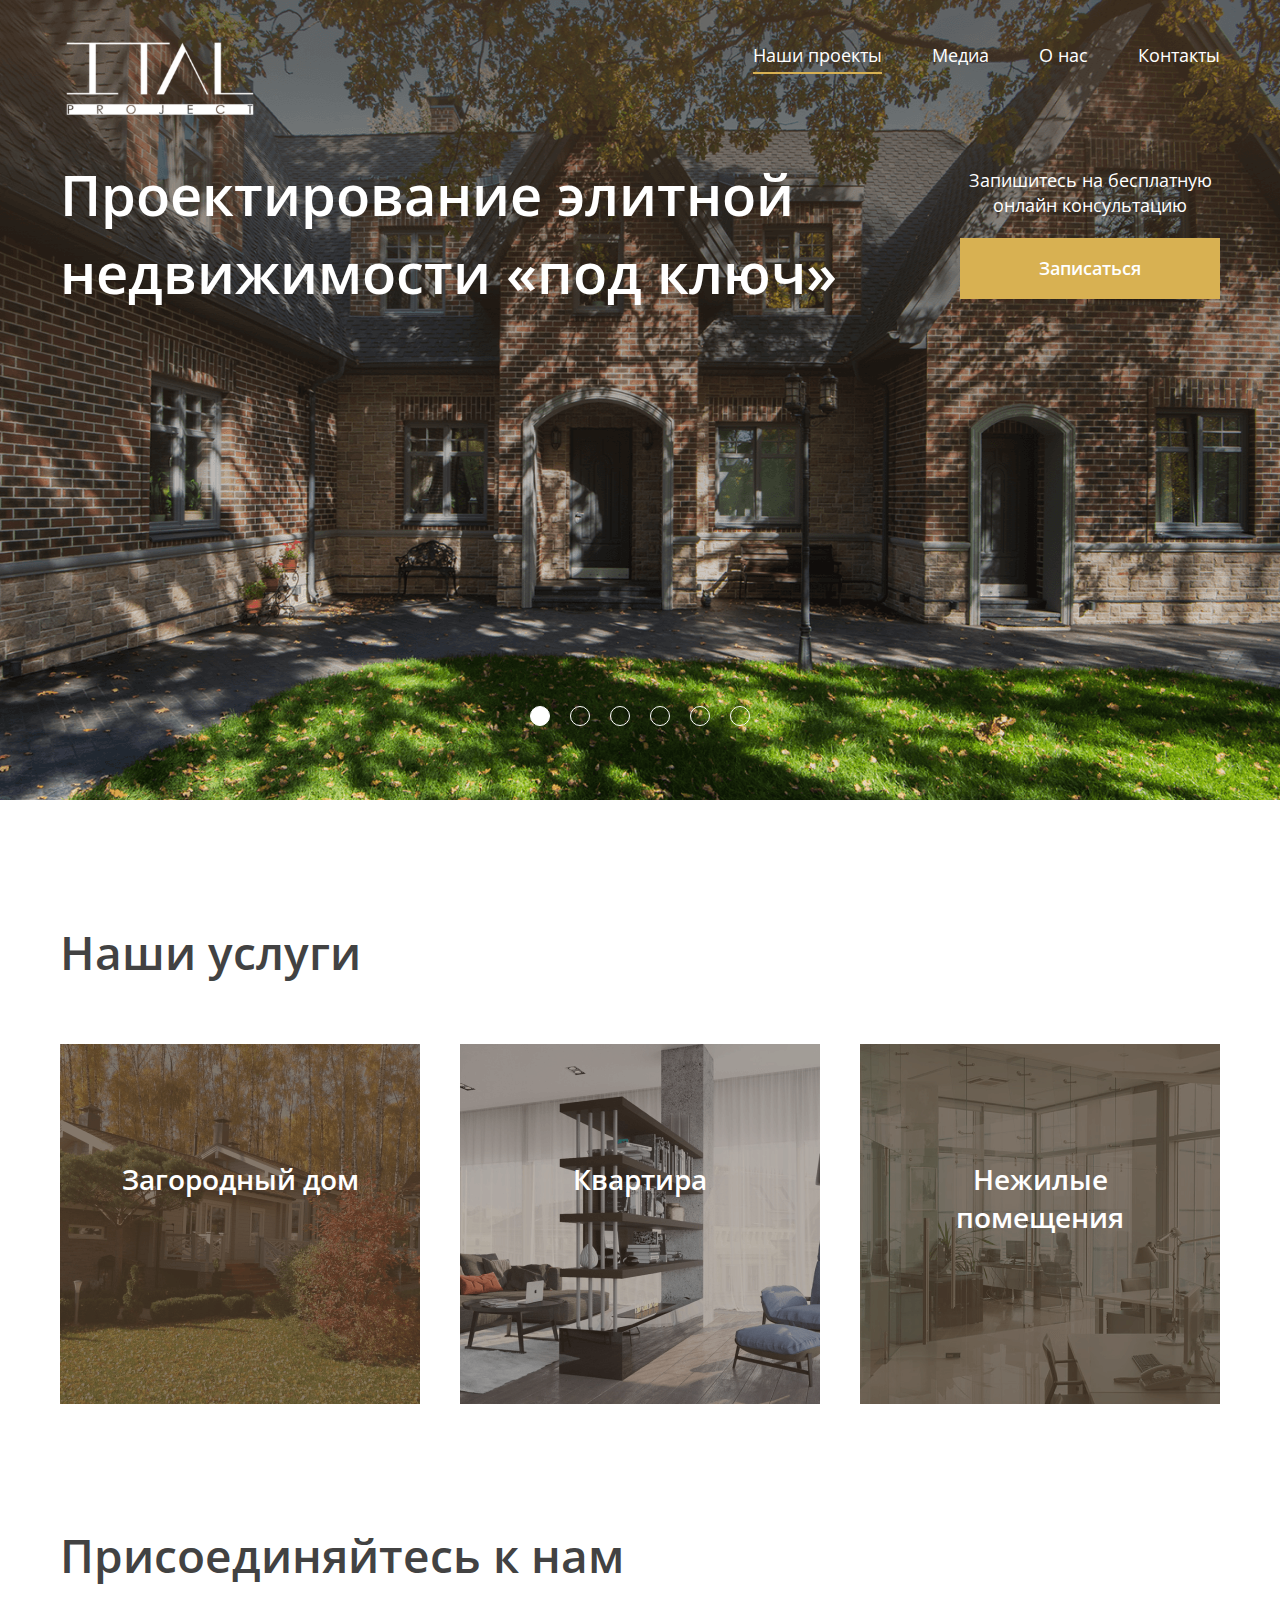
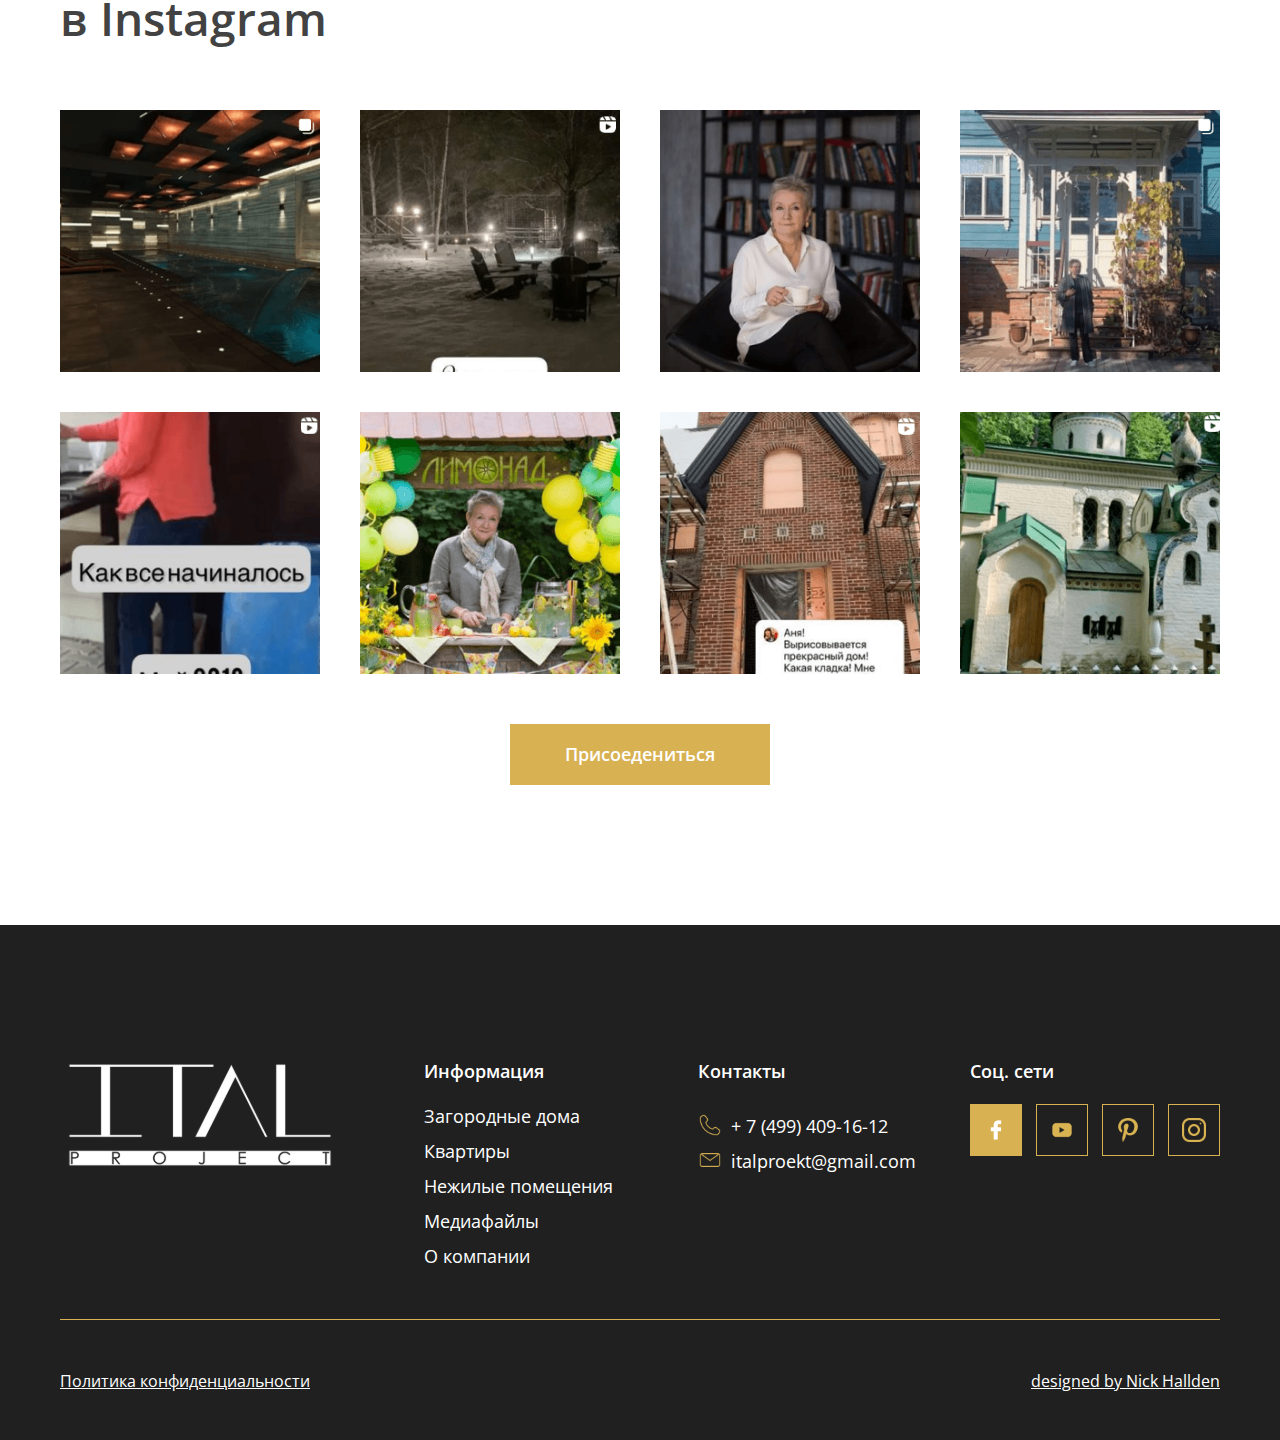
<file: index.html>
<!DOCTYPE html>
<html lang="ru">
	<head>
		<meta charset="UTF-8" />
		<meta http-equiv="X-UA-Compatible" content="IE=edge" />
		<meta name="viewport" content="width=device-width, initial-scale=1.0" />
		<link rel="stylesheet" href="./css/main.css" />
		<title>Nick Hallden</title>
	</head>
	<body class="bg-img">
		<!--------------------------------------------------- SITE HEADER BEGINN ---------------------------------------------------------->
		<header class="site-header">
			<div class="container">
				<div class="site-header__inner">
					<a class="logo" href="./index.html">
						<img
							class="logo__img"
							src="./images/logo__footer.svg"
							alt="Site Logo"
							width="200"
							height="200"
						/>
					</a>
					<nav class="navbar">
						<ol class="navbar__list">
							<li class="navbar__item">
								<a
									class="navbar__link navbar__index-link navbar__link--active"
									href="#link"
									>Наши проекты</a
								>
							</li>
							<li class="navbar__item">
								<a class="navbar__link navbar__index-link" href="./media.html"
									>Медиа</a
								>
							</li>
							<li class="navbar__item">
								<a class="navbar__link navbar__index-link" href="#link"
									>О нас</a
								>
							</li>
							<li class="navbar__item">
								<a class="navbar__link navbar__index-link" href="#link"
									>Контакты</a
								>
							</li>
						</ol>
					</nav>
					<button class="burger">
						<span class="line"></span>
						<span class="line"></span>
						<span class="line"></span>
					</button>
				</div>
			</div>
		</header>
		<!--------------------------------------------------- SITE HEADER END ------------------------------------------------------------->
		<!-- site-main -->
		<main class="site-main">
			<!-- hero-section -->
			<section class="hero">
				<div class="container">
					<div class="hero__inner">
						<div class="hero__top">
							<div class="hero__title-wrapper">
								<h1 class="hero__title">
									Проектирование элитной недвижимости «под ключ»
								</h1>
							</div>
							<div class="hero__content">
								<p class="hero__text">
									Запишитесь на бесплатную онлайн консультацию
								</p>
								<a class="hero__link" href="#">Записаться</a>
							</div>
						</div>
						<div class="hero__bottom">
							<span class="hero__circle hero__circle--active"></span>
							<span class="hero__circle"></span>
							<span class="hero__circle"></span>
							<span class="hero__circle"></span>
							<span class="hero__circle"></span>
							<span class="hero__circle"></span>
						</div>
					</div>
				</div>
			</section>
			<!-- /hero-section -->

			<!-- services-section -->
			<section class="services">
				<div class="container">
					<div class="services__inner">
						<h2 class="services__title">Наши услуги</h2>
						<ul class="services__list">
							<li class="services__item">
								<h3 class="services__item-title">Загородный дом</h3>
								<a class="services__item-link" href="#">Посмотреть</a>
							</li>
							<li class="services__item">
								<h3 class="services__item-title">Квартира</h3>
								<a class="services__item-link" href="#">Посмотреть</a>
							</li>
							<li class="services__item">
								<h3 class="services__item-title">Нежилые помещения</h3>
								<a class="services__item-link" href="#">Посмотреть</a>
							</li>
						</ul>
					</div>
				</div>
			</section>
			<!-- /services-section -->

			<!-- join-section -->
			<section class="join">
				<div class="container">
					<div class="join__inner">
						<div class="join__title-wripper">
							<h2 class="join__title">
								Присоединяйтесь к нам <br />
								в Instagram
							</h2>
							<ul class="join__list">
								<li class="join__item">
									<img
										class="join__item-img"
										src="./images/join1.png"
										alt="Image"
										width="260"
										height="262"
									/>
								</li>
								<li class="join__item">
									<img
										class="join__item-img"
										src="./images/join2.png"
										alt="Image"
										width="260"
										height="262"
									/>
								</li>
								<li class="join__item">
									<img
										class="join__item-img"
										src="./images/join3.png"
										alt="Image"
										width="260"
										height="262"
									/>
								</li>
								<li class="join__item">
									<img
										class="join__item-img"
										src="./images/join4.png"
										alt="Image"
										width="260"
										height="262"
									/>
								</li>
								<li class="join__item">
									<img
										class="join__item-img"
										src="./images/join5.png"
										alt="Image"
										width="260"
										height="262"
									/>
								</li>
								<li class="join__item">
									<img
										class="join__item-img"
										src="./images/join6.png"
										alt="Image"
										width="260"
										height="262"
									/>
								</li>
								<li class="join__item">
									<img
										class="join__item-img"
										src="./images/join7.png"
										alt="Image"
										width="260"
										height="262"
									/>
								</li>
								<li class="join__item">
									<img
										class="join__item-img"
										src="./images/join8.png"
										alt="Image"
										width="260"
										height="262"
									/>
								</li>
							</ul>

							<a class="join__link" href="#">Присоедениться</a>
						</div>
					</div>
				</div>
			</section>
			<!-- /join-section -->
		</main>
		<!-- /site-main -->
		<!--------------------------------------------------- FOOTER BEGINN -------------------------------------------------------------->
		<footer class="site-footer">
			<div class="container">
				<div class="site-footer__inner">
					<div class="site-footer__border">
						<a class="logo-footer" href="./index.html">
							<img
								class="logo-footer__img"
								src="./images/logo__footer.svg"
								alt="Site Logo Footer"
								width="280"
								height="280"
							/>
						</a>
						<nav class="nav">
							<ol class="nav__list nav__list--active">
								<li class="nav__item">
									<strong class="nav__str">Информация</strong>
								</li>
								<li class="nav__item">
									<a class="nav__link" href="#link">Загородные дома</a>
								</li>
								<li class="nav__item">
									<a class="nav__link" href="#link">Квартиры</a>
								</li>
								<li class="nav__item">
									<a class="nav__link" href="#link">Нежилые помещения</a>
								</li>
								<li class="nav__item">
									<a class="nav__link" href="#link">Медиафайлы</a>
								</li>
								<li class="nav__item">
									<a class="nav__link" href="#link">О компании</a>
								</li>
							</ol>
						</nav>
						<ol class="nav__list">
							<li class="nav__item nav__str--active">
								<strong class="nav__str">Контакты</strong>
							</li>
							<li class="nav__item">
								<a class="nav__link nav__link--before" href="tel:+74994091612"
									>+ 7 (499) 409-16-12</a
								>
							</li>
							<li class="nav__item">
								<a
									class="nav__link nav__link--after"
									href="mailto:italproekt@gmail.com"
									>italproekt@gmail.com</a
								>
							</li>
						</ol>
						<div class="nav__soc">
							<strong class="nav__str nav__str--soc"> Соц. сети </strong>
							<a
								class="nav__soc__link nav__soc__link--active"
								href="https://facebook.com"
							>
								<img
									class="nav__soc__img"
									src="./images/facebook.svg"
									alt="facebook"
									width="24"
									height="24"
								/>
							</a>
							<a class="nav__soc__link" href="https://facebook.com">
								<img
									class="nav__soc__img"
									src="./images/youtube.svg"
									alt="facebook"
									width="24"
									height="24"
								/>
							</a>
							<a class="nav__soc__link" href="https://facebook.com">
								<img
									class="nav__soc__img"
									src="./images/pinterset.svg"
									alt="facebook"
									width="24"
									height="24"
								/>
							</a>
							<a class="nav__soc__link" href="https://facebook.com">
								<img
									class="nav__soc__img"
									src="./images/instagram.svg"
									alt="facebook"
									width="24"
									height="24"
								/>
							</a>
						</div>
					</div>
					<div class="site-footer__bottom">
						<a class="site-footer__bottom__link" href="#link"
							>Политика конфиденциальности</a
						>
						<a class="site-footer__bottom__link" href="#link"
							>designed by Nick Hallden</a
						>
					</div>
				</div>
			</div>
		</footer>
		<!--------------------------------------------------- FOOTER END ------------------------------------------------------------------>

		<script src="./js/main.js"></script>
	</body>
</html>
</file>
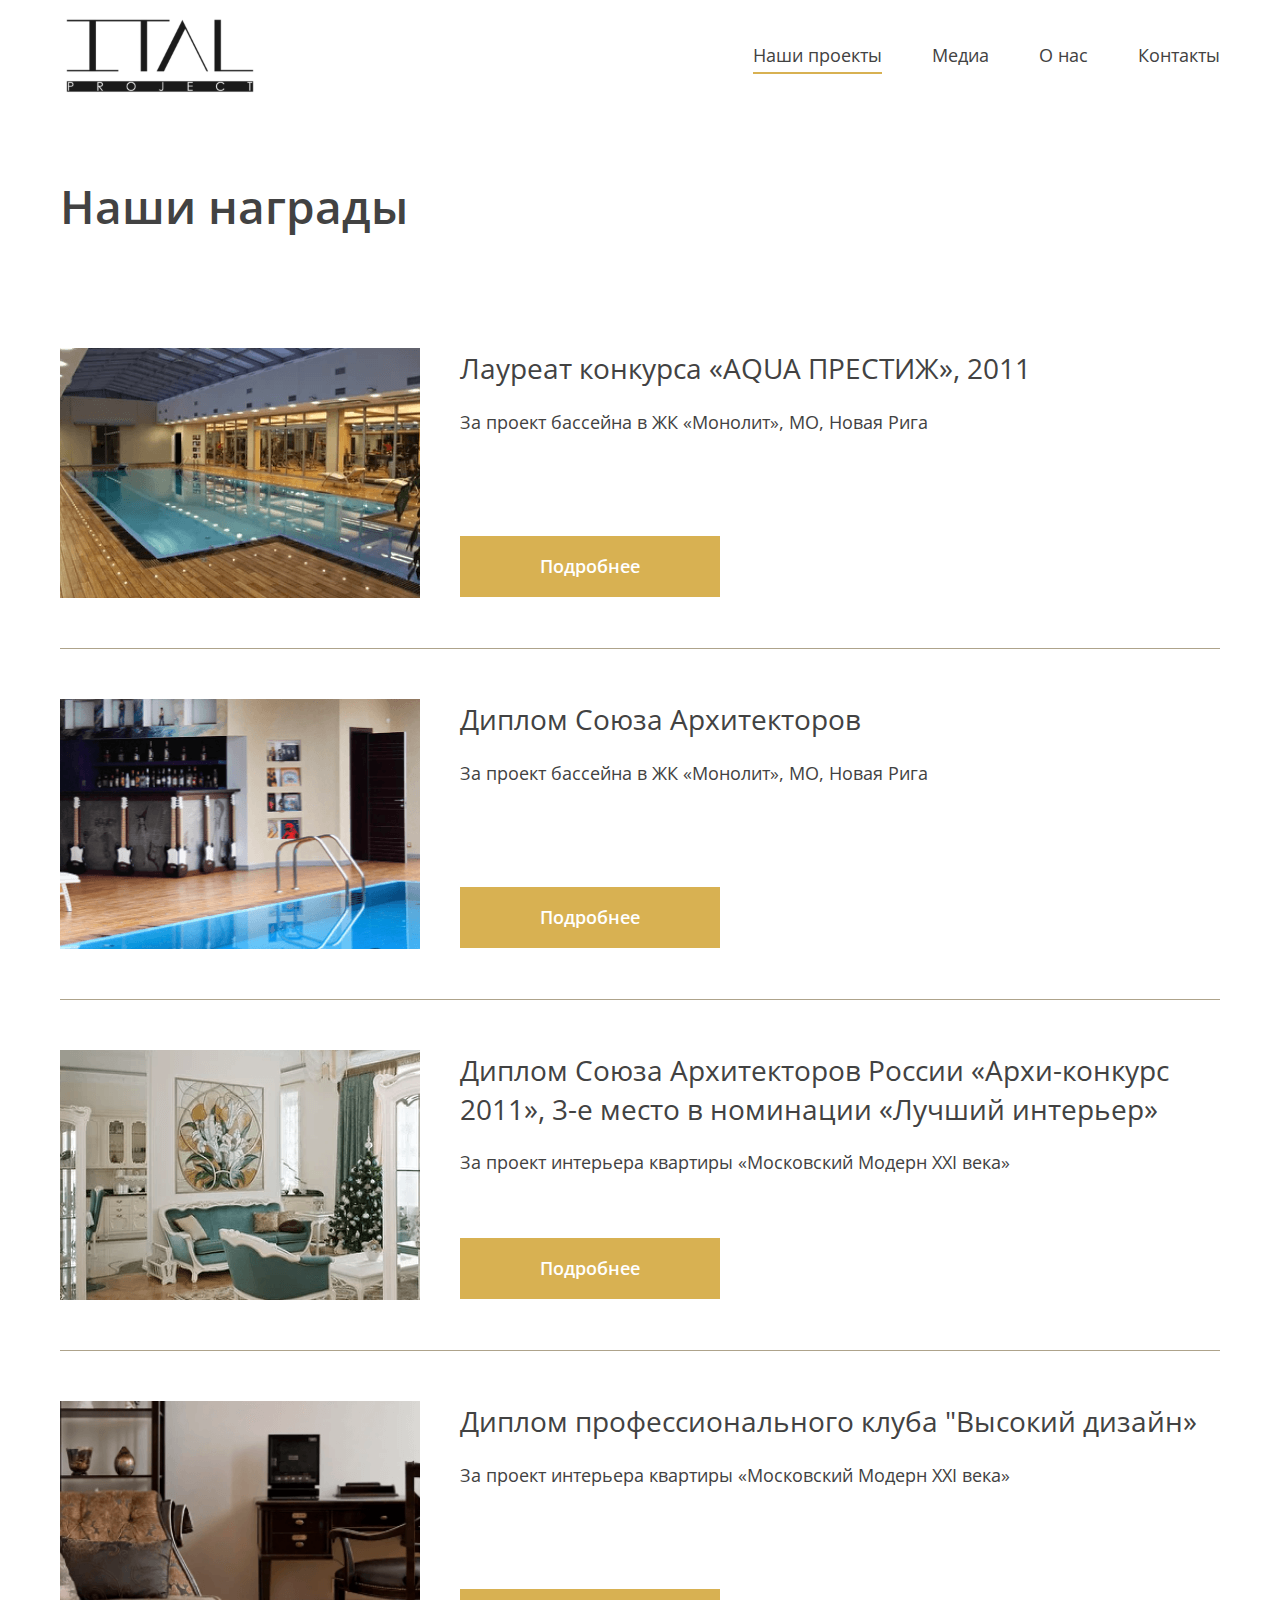
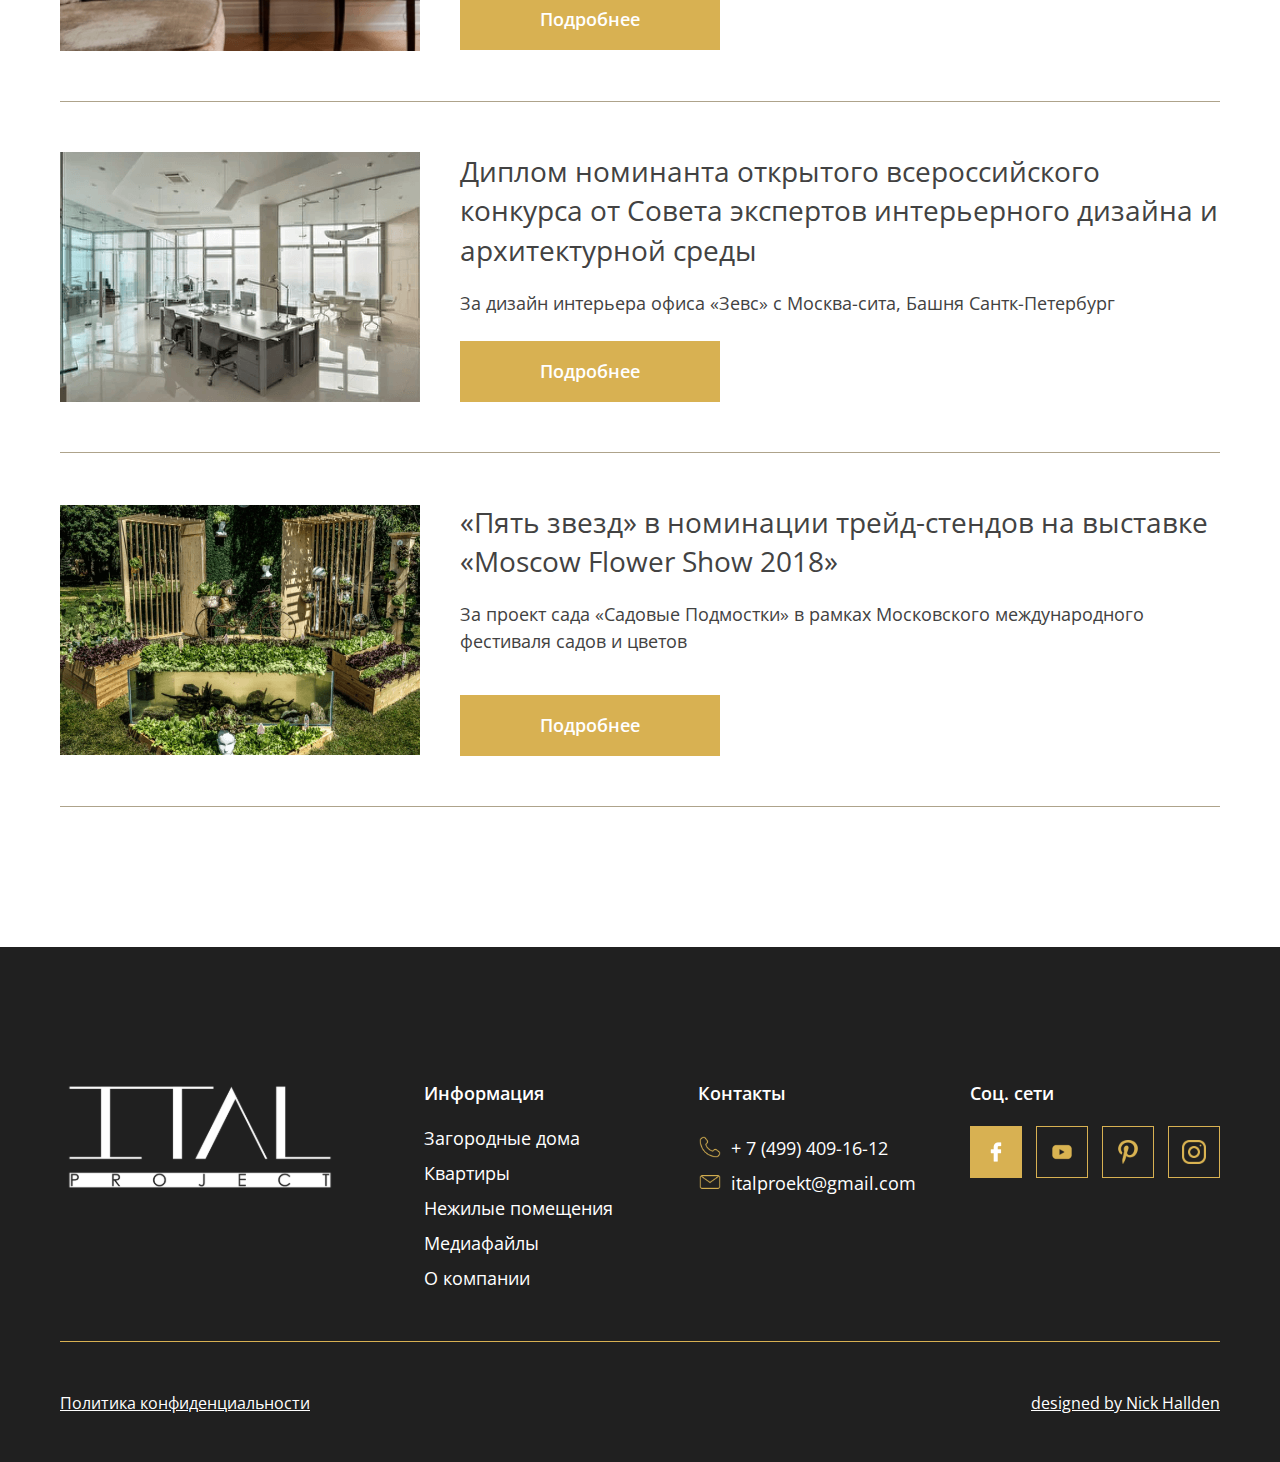
<file: awards.html>
<!DOCTYPE html>
<html lang="ru">
	<head>
		<meta charset="UTF-8" />
		<meta http-equiv="X-UA-Compatible" content="IE=edge" />
		<meta name="viewport" content="width=device-width, initial-scale=1.0" />
		<link rel="stylesheet" href="./css/main.css" />
		<title>Наши награды</title>
	</head>
	<body>
		<!--------------------------------------------------- SITE HEADER BEGINN ---------------------------------------------------------->
		<header class="site-header">
			<div class="container">
				<div class="site-header__inner">
					<a class="logo" href="./index.html">
						<img
							class="logo__img"
							src="./images/logo.svg"
							alt="Site Logo"
							width="200"
							height="200"
						/>
					</a>
					<nav class="navbar">
						<ol class="navbar__list">
							<li class="navbar__item">
								<a class="navbar__link navbar__link--active" href="#link"
									>Наши проекты</a
								>
							</li>
							<li class="navbar__item">
								<a class="navbar__link" href="./media.html">Медиа</a>
							</li>
							<li class="navbar__item">
								<a class="navbar__link" href="#link">О нас</a>
							</li>
							<li class="navbar__item">
								<a class="navbar__link" href="#link">Контакты</a>
							</li>
						</ol>
					</nav>
				</div>
			</div>
		</header>
		<!--------------------------------------------------- SITE HEADER END ------------------------------------------------------------->

		<!-- site-main -->
		<main class="site-main">
			<!-- awards-hero -->
			<section class="awards-hero">
				<div class="container">
					<div class="awards-hero__inner">
						<h2 class="awards-hero__title">Наши награды</h2>

						<ul class="awards-hero__list">
							<li class="awards-hero__item">
								<img
									class="awards-hero__item-img"
									src="./images/awards1.png"
									alt="Home"
									width="360"
									height="250"
								/>
								<div class="awards-hero__item-content">
									<h3 class="awards-hero__item-title">
										Лауреат конкурса «AQUA ПРЕСТИЖ», 2011
									</h3>
									<p class="awards-hero__item-text">
										За проект бассейна в ЖК «Монолит», МО, Новая Рига
									</p>
									<a class="awards-hero__item-link" href="#">Подробнее</a>
								</div>
							</li>
							<li class="awards-hero__item">
								<img
									class="awards-hero__item-img"
									src="./images/awards2.png"
									alt="Home"
									width="360"
									height="250"
								/>
								<div class="awards-hero__item-content">
									<h3 class="awards-hero__item-title">
										Диплом Союза Архитекторов
									</h3>
									<p class="awards-hero__item-text">
										За проект бассейна в ЖК «Монолит», МО, Новая Рига
									</p>
									<a class="awards-hero__item-link" href="#">Подробнее</a>
								</div>
							</li>
							<li class="awards-hero__item">
								<img
									class="awards-hero__item-img"
									src="./images/awards3.png"
									alt="Home"
									width="360"
									height="250"
								/>
								<div class="awards-hero__item-content">
									<h3 class="awards-hero__item-title">
										Диплом Союза Архитекторов России «Архи-конкурс 2011», 3-е
										место в номинации «Лучший интерьер»
									</h3>
									<p class="awards-hero__item-text">
										За проект интерьера квартиры «Московский Модерн XXI века»
									</p>
									<a class="awards-hero__item-link" href="#">Подробнее</a>
								</div>
							</li>
							<li class="awards-hero__item">
								<img
									class="awards-hero__item-img"
									src="./images/awards4.png"
									alt="Home"
									width="360"
									height="250"
								/>
								<div class="awards-hero__item-content">
									<h3 class="awards-hero__item-title">
										Диплом профессионального клуба "Высокий дизайн»
									</h3>
									<p class="awards-hero__item-text">
										За проект интерьера квартиры «Московский Модерн XXI века»
									</p>
									<a class="awards-hero__item-link" href="#">Подробнее</a>
								</div>
							</li>
							<li class="awards-hero__item">
								<img
									class="awards-hero__item-img"
									src="./images/awards5.png"
									alt="Home"
									width="360"
									height="250"
								/>
								<div class="awards-hero__item-content">
									<h3 class="awards-hero__item-title">
										Диплом номинанта открытого всероссийского конкурса от Совета
										экспертов интерьерного дизайна и архитектурной среды
									</h3>
									<p class="awards-hero__item-text">
										За дизайн интерьера офиса «Зевс» с Москва-сита, Башня
										Сантк-Петербург
									</p>
									<a class="awards-hero__item-link" href="#">Подробнее</a>
								</div>
							</li>
							<li class="awards-hero__item">
								<img
									class="awards-hero__item-img"
									src="./images/awards6.png"
									alt="Home"
									width="360"
									height="250"
								/>
								<div class="awards-hero__item-content">
									<h3 class="awards-hero__item-title">
										«Пять звезд» в номинации трейд-стендов на выставке «Moscow
										Flower Show 2018»
									</h3>
									<p class="awards-hero__item-text">
										За проект сада «Садовые Подмостки» в рамках Московского
										международного фестиваля садов и цветов
									</p>
									<a class="awards-hero__item-link" href="#">Подробнее</a>
								</div>
							</li>
						</ul>
					</div>
				</div>
			</section>
			<!-- /awards-hero -->
		</main>
		<!-- /site-main -->

		<!--------------------------------------------------- FOOTER BEGINN -------------------------------------------------------------->
		<footer class="site-footer">
			<div class="container">
				<div class="site-footer__inner">
					<div class="site-footer__border">
						<a class="logo-footer" href="./index.html">
							<img
								class="logo-footer__img"
								src="./images/logo__footer.svg"
								alt="Site Logo Footer"
								width="280"
								height="280"
							/>
						</a>
						<nav class="nav">
							<ol class="nav__list">
								<li class="nav__item">
									<strong class="nav__str">Информация</strong>
								</li>
								<li class="nav__item">
									<a class="nav__link" href="#link">Загородные дома</a>
								</li>
								<li class="nav__item">
									<a class="nav__link" href="#link">Квартиры</a>
								</li>
								<li class="nav__item">
									<a class="nav__link" href="#link">Нежилые помещения</a>
								</li>
								<li class="nav__item">
									<a class="nav__link" href="./media.html">Медиафайлы</a>
								</li>
								<li class="nav__item">
									<a class="nav__link" href="#link">О компании</a>
								</li>
							</ol>
						</nav>
						<ol class="nav__list">
							<li class="nav__item nav__str--active">
								<strong class="nav__str">Контакты</strong>
							</li>
							<li class="nav__item">
								<a class="nav__link nav__link--before" href="tel:+74994091612"
									>+ 7 (499) 409-16-12</a
								>
							</li>
							<li class="nav__item">
								<a
									class="nav__link nav__link--after"
									href="mailto:italproekt@gmail.com"
									>italproekt@gmail.com</a
								>
							</li>
						</ol>
						<div class="nav__soc">
							<strong class="nav__str nav__str--soc"> Соц. сети </strong>
							<a
								class="nav__soc__link nav__soc__link--active"
								href="https://facebook.com"
							>
								<img
									class="nav__soc__img"
									src="./images/facebook.svg"
									alt="facebook"
									width="24"
									height="24"
								/>
							</a>
							<a class="nav__soc__link" href="https://facebook.com">
								<img
									class="nav__soc__img"
									src="./images/youtube.svg"
									alt="facebook"
									width="24"
									height="24"
								/>
							</a>
							<a class="nav__soc__link" href="https://facebook.com">
								<img
									class="nav__soc__img"
									src="./images/pinterset.svg"
									alt="facebook"
									width="24"
									height="24"
								/>
							</a>
							<a class="nav__soc__link" href="https://facebook.com">
								<img
									class="nav__soc__img"
									src="./images/instagram.svg"
									alt="facebook"
									width="24"
									height="24"
								/>
							</a>
						</div>
					</div>
					<div class="site-footer__bottom">
						<a class="site-footer__bottom__link" href="#link"
							>Политика конфиденциальности</a
						>
						<a class="site-footer__bottom__link" href="#link"
							>designed by Nick Hallden</a
						>
					</div>
				</div>
			</div>
		</footer>
		<!--------------------------------------------------- FOOTER END ------------------------------------------------------------------>
	</body>
</html>
</file>
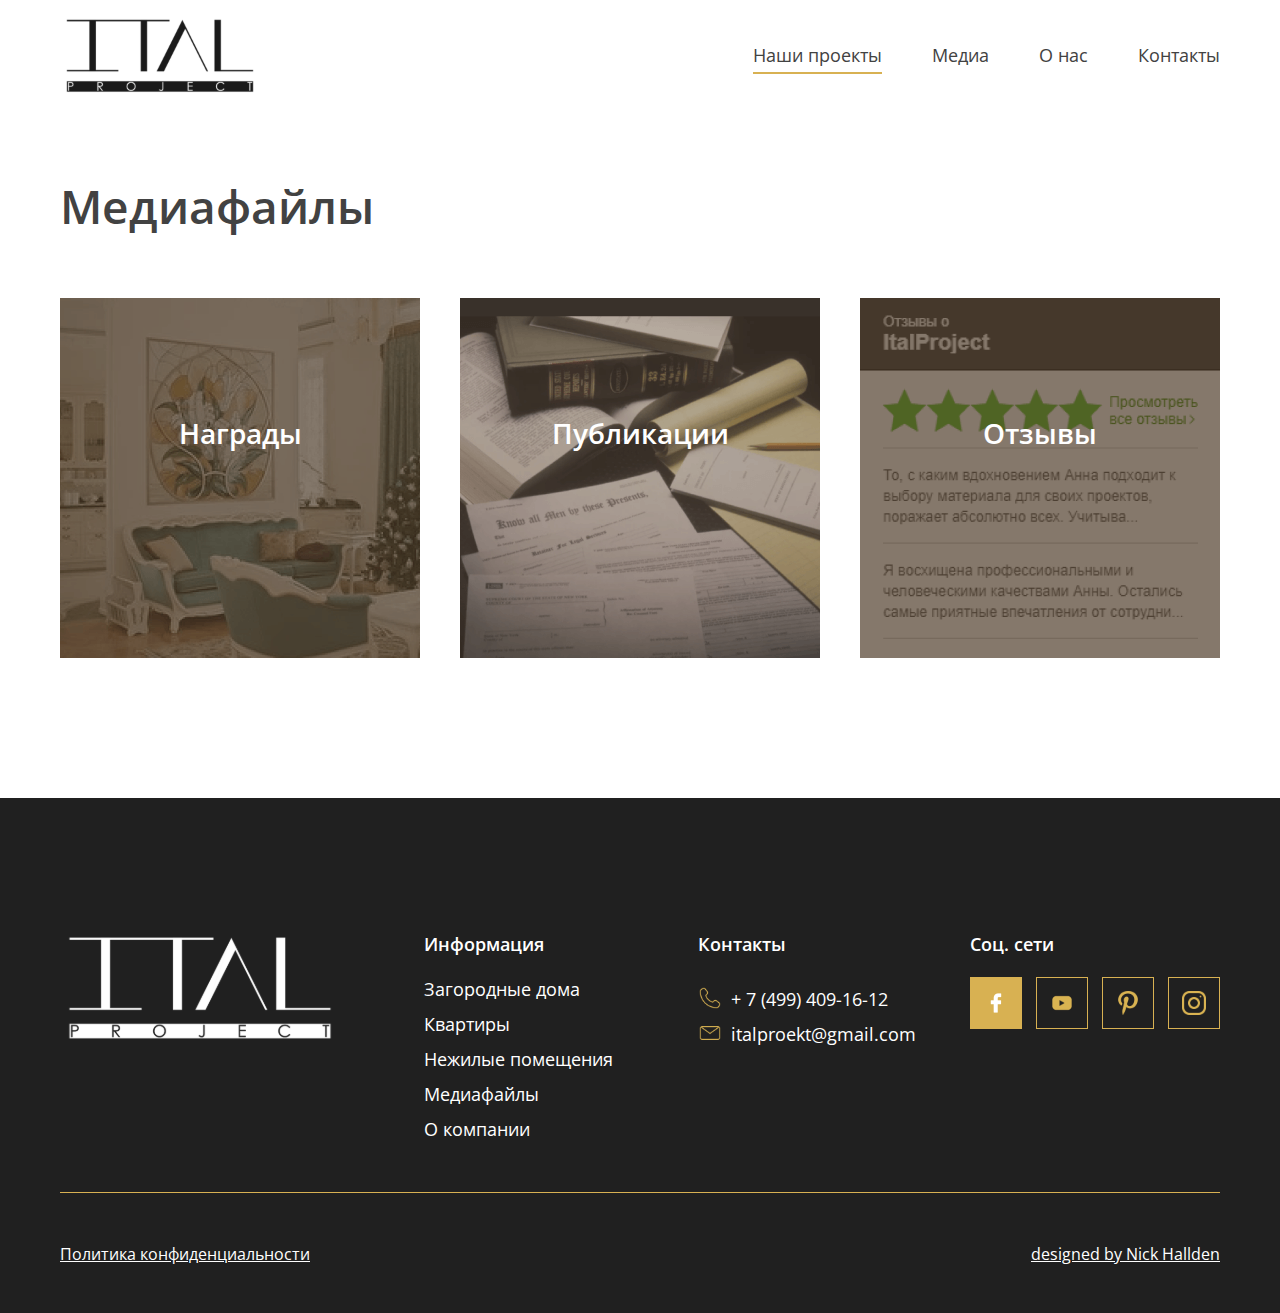
<file: media.html>
<!DOCTYPE html>
<html lang="ru">
	<head>
		<meta charset="UTF-8" />
		<meta http-equiv="X-UA-Compatible" content="IE=edge" />
		<meta name="viewport" content="width=device-width, initial-scale=1.0" />
		<link rel="stylesheet" href="./css/main.css" />
		<title>Медиафайлы</title>
	</head>
	<body>
		<!--------------------------------------------------- SITE HEADER BEGINN ---------------------------------------------------------->
		<header class="site-header">
			<div class="container">
				<div class="site-header__inner">
					<a class="logo" href="./index.html">
						<img
							class="logo__img"
							src="./images/logo.svg"
							alt="Site Logo"
							width="200"
							height="200"
						/>
					</a>
					<nav class="navbar">
						<ol class="navbar__list">
							<li class="navbar__item">
								<a class="navbar__link navbar__link--active" href="#link"
									>Наши проекты</a
								>
							</li>
							<li class="navbar__item">
								<a class="navbar__link" href="./media.html">Медиа</a>
							</li>
							<li class="navbar__item">
								<a class="navbar__link" href="#link">О нас</a>
							</li>
							<li class="navbar__item">
								<a class="navbar__link" href="#link">Контакты</a>
							</li>
						</ol>
					</nav>
					<button class="burger">
						<span class="line"></span>
						<span class="line"></span>
						<span class="line"></span>
					</button>
				</div>
			</div>
		</header>
		<!--------------------------------------------------- SITE HEADER END ------------------------------------------------------------->
		<!-- site-main -->

		<main class="site-main">
			<!-- media-section -->

			<section class="media">
				<div class="container">
					<div class="media__inner">
						<h2 class="media__title">Медиафайлы</h2>

						<ul class="media__list">
							<li class="media__item">
								<h3 class="media__item-title">Награды</h3>
								<a class="media__item-link" href="./awards.html">Посмотреть</a>
							</li>
							<li class="media__item">
								<h3 class="media__item-title">Публикации</h3>
								<a class="media__item-link" href="./public.html">Посмотреть</a>
							</li>
							<li class="media__item">
								<h3 class="media__item-title">Отзывы</h3>
								<a class="media__item-link" href="./review.html">Посмотреть</a>
							</li>
						</ul>
					</div>
				</div>
			</section>

			<!-- /media-section -->
		</main>

		<!-- /site-main -->
		<!--------------------------------------------------- FOOTER BEGINN -------------------------------------------------------------->
		<footer class="site-footer">
			<div class="container">
				<div class="site-footer__inner">
					<div class="site-footer__border">
						<a class="logo-footer" href="./index.html">
							<img
								class="logo-footer__img"
								src="./images/logo__footer.svg"
								alt="Site Logo Footer"
								width="280"
								height="280"
							/>
						</a>
						<nav class="nav">
							<ol class="nav__list nav__list--active">
								<li class="nav__item">
									<strong class="nav__str">Информация</strong>
								</li>
								<li class="nav__item">
									<a class="nav__link" href="#link">Загородные дома</a>
								</li>
								<li class="nav__item">
									<a class="nav__link" href="#link">Квартиры</a>
								</li>
								<li class="nav__item">
									<a class="nav__link" href="#link">Нежилые помещения</a>
								</li>
								<li class="nav__item">
									<a class="nav__link" href="./media.html">Медиафайлы</a>
								</li>
								<li class="nav__item">
									<a class="nav__link" href="#link">О компании</a>
								</li>
							</ol>
						</nav>
						<ol class="nav__list">
							<li class="nav__item nav__str--active">
								<strong class="nav__str">Контакты</strong>
							</li>
							<li class="nav__item">
								<a class="nav__link nav__link--before" href="tel:+74994091612"
									>+ 7 (499) 409-16-12</a
								>
							</li>
							<li class="nav__item">
								<a
									class="nav__link nav__link--after"
									href="mailto:italproekt@gmail.com"
									>italproekt@gmail.com</a
								>
							</li>
						</ol>
						<div class="nav__soc">
							<strong class="nav__str nav__str--soc"> Соц. сети </strong>
							<a
								class="nav__soc__link nav__soc__link--active"
								href="https://facebook.com"
							>
								<img
									class="nav__soc__img"
									src="./images/facebook.svg"
									alt="facebook"
									width="24"
									height="24"
								/>
							</a>
							<a class="nav__soc__link" href="https://facebook.com">
								<img
									class="nav__soc__img"
									src="./images/youtube.svg"
									alt="facebook"
									width="24"
									height="24"
								/>
							</a>
							<a class="nav__soc__link" href="https://facebook.com">
								<img
									class="nav__soc__img"
									src="./images/pinterset.svg"
									alt="facebook"
									width="24"
									height="24"
								/>
							</a>
							<a class="nav__soc__link" href="https://facebook.com">
								<img
									class="nav__soc__img"
									src="./images/instagram.svg"
									alt="facebook"
									width="24"
									height="24"
								/>
							</a>
						</div>
					</div>
					<div class="site-footer__bottom">
						<a class="site-footer__bottom__link" href="#link"
							>Политика конфиденциальности</a
						>
						<a class="site-footer__bottom__link" href="#link"
							>designed by Nick Hallden</a
						>
					</div>
				</div>
			</div>
		</footer>
		<!--------------------------------------------------- FOOTER END ------------------------------------------------------------------>

		<script src="./js/main.js"></script>
	</body>
</html>
</file>
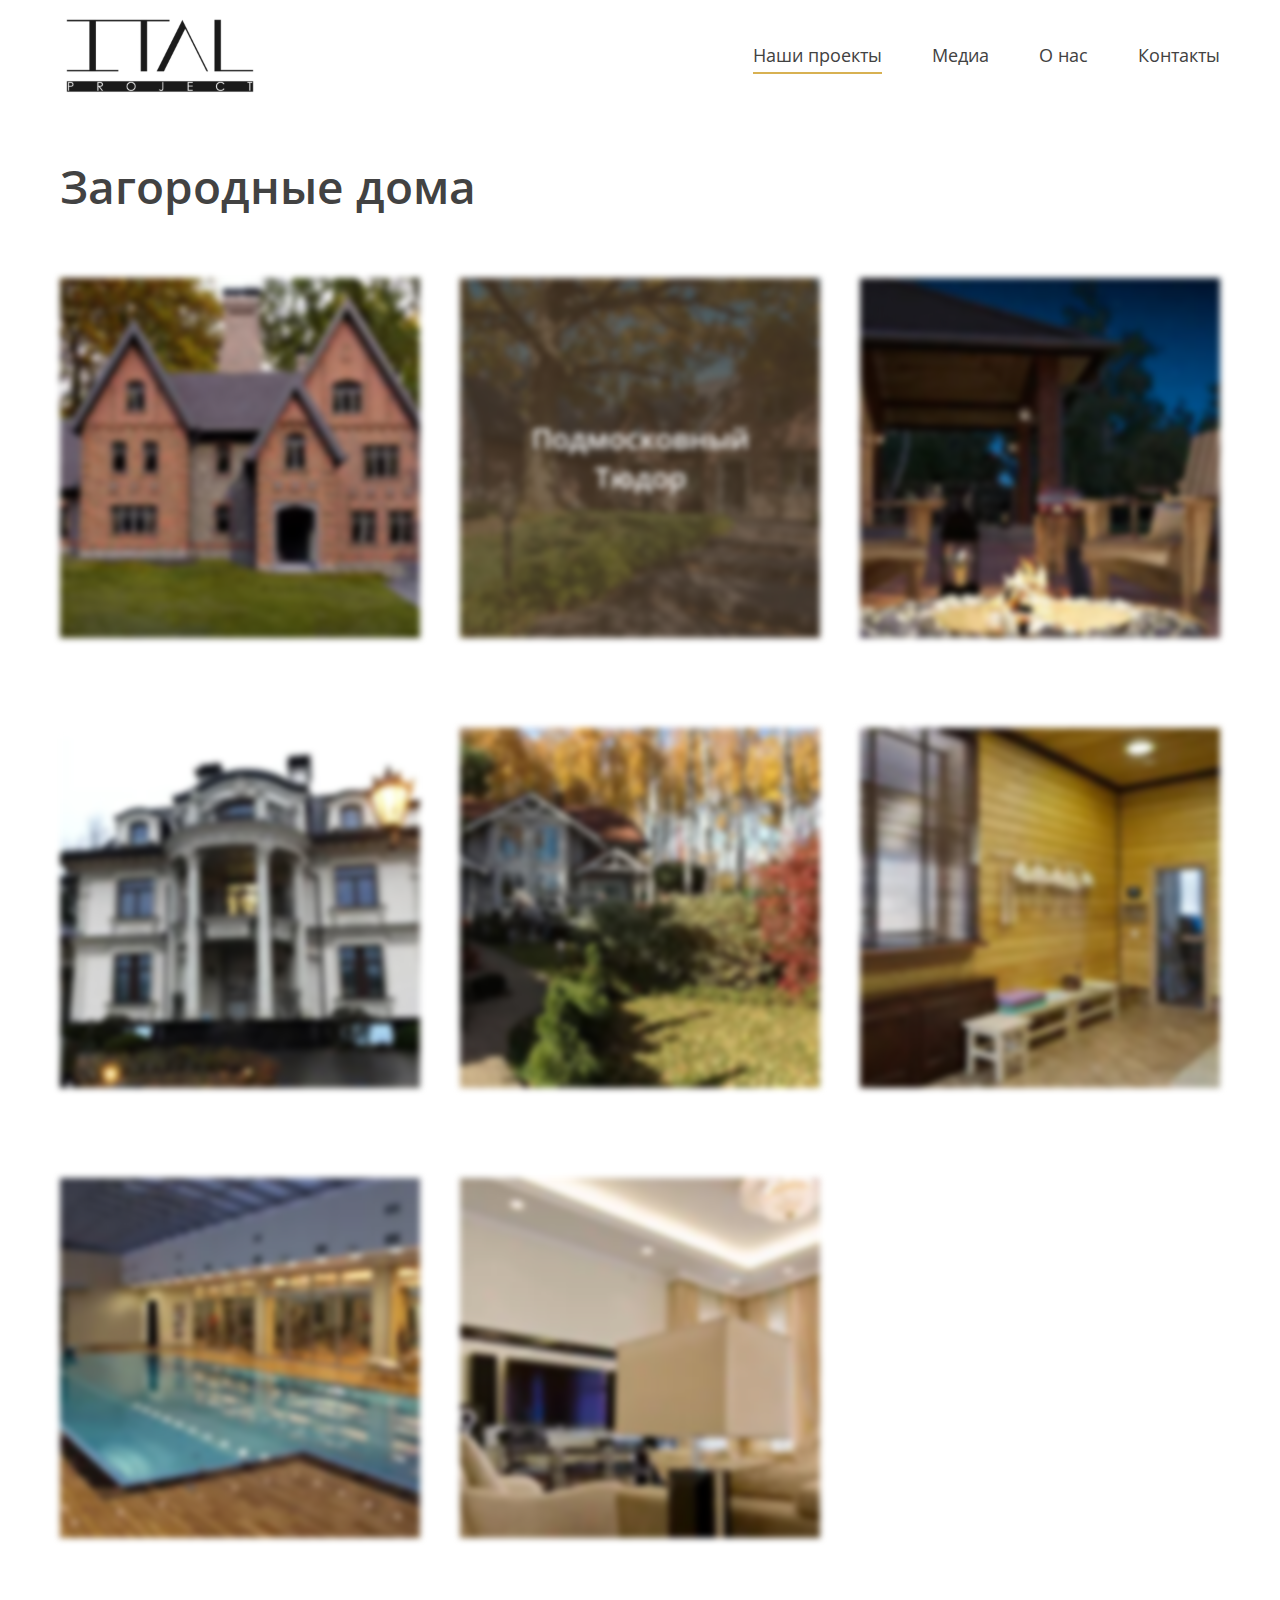
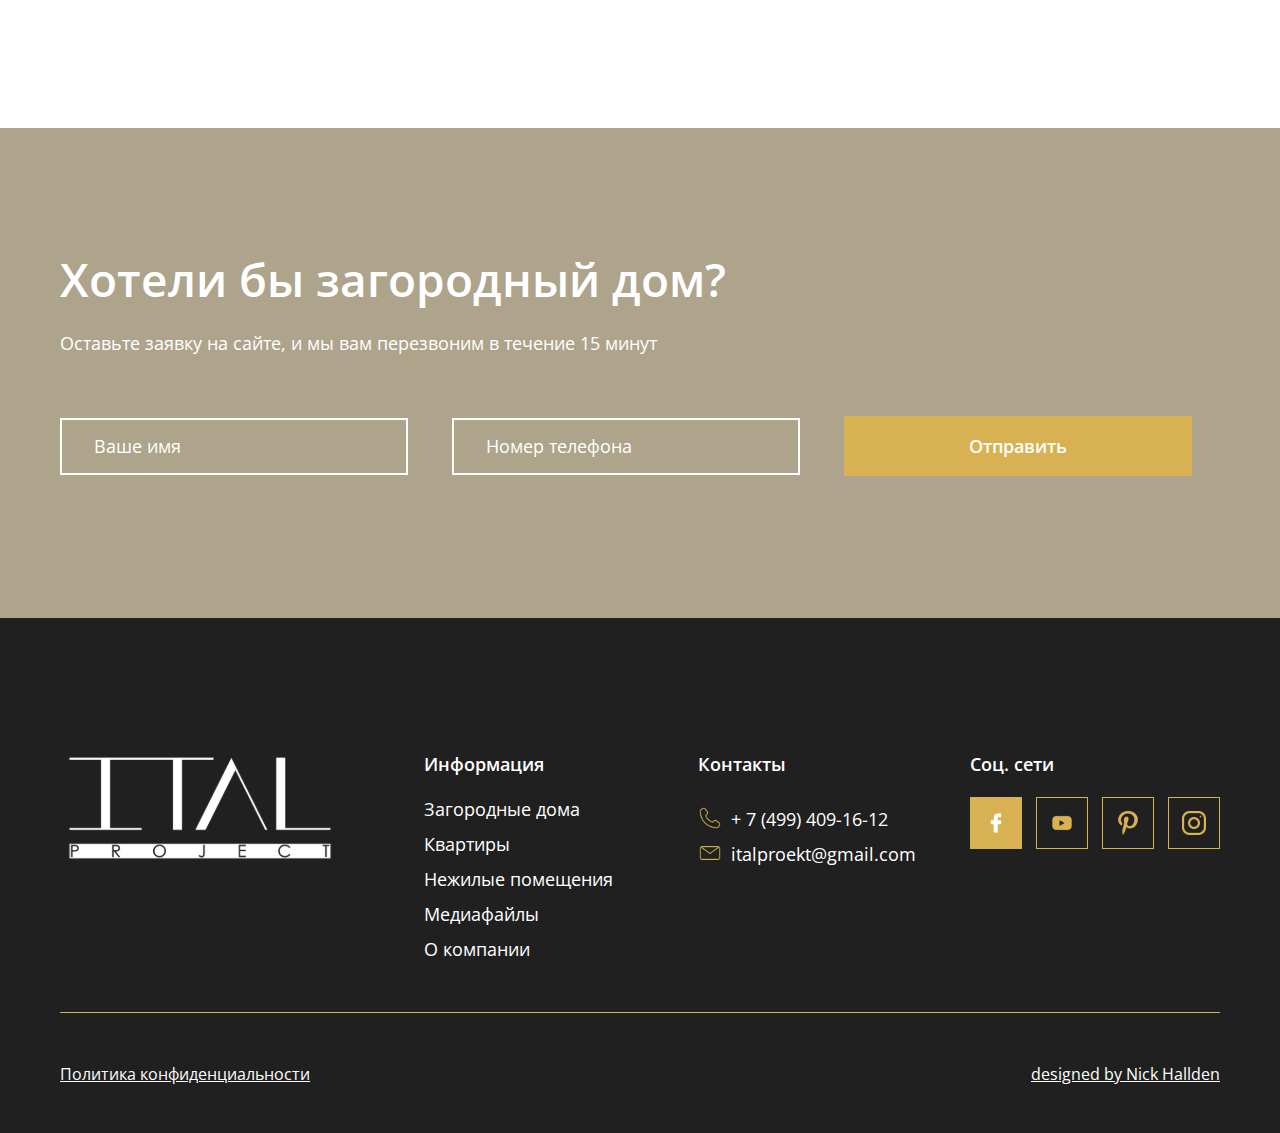
<file: project.html>
<!DOCTYPE html>
<html lang="ru">
	<head>
		<meta charset="UTF-8" />
		<meta http-equiv="X-UA-Compatible" content="IE=edge" />
		<meta name="viewport" content="width=device-width, initial-scale=1.0" />
		<link rel="stylesheet" href="./css/main.css" />
		<title>Nick Hallden</title>
	</head>
	<body>
		<!--------------------------------------------------- SITE HEADER BEGINN ---------------------------------------------------------->
		<header class="site-header">
			<div class="container">
				<div class="site-header__inner">
					<a class="logo" href="./index.html">
						<img
							class="logo__img"
							src="./images/logo.svg"
							alt="Site Logo"
							width="200"
							height="200"
						/>
					</a>
					<nav class="navbar">
						<ol class="navbar__list">
							<li class="navbar__item">
								<a class="navbar__link navbar__link--active" href="#link"
									>Наши проекты</a
								>
							</li>
							<li class="navbar__item">
								<a class="navbar__link" href="./media.html">Медиа</a>
							</li>
							<li class="navbar__item">
								<a class="navbar__link" href="#link">О нас</a>
							</li>
							<li class="navbar__item">
								<a class="navbar__link" href="#link">Контакты</a>
							</li>
						</ol>
					</nav>
					<button class="burger">
						<span class="line"></span>
						<span class="line"></span>
						<span class="line"></span>
					</button>
				</div>
			</div>
		</header>
		<!--------------------------------------------------- SITE HEADER END ------------------------------------------------------------->

		<main>
			<section class="country">
				<div class="container">
					<div class="country__inner">
						<h2 class="country__title">Загородные дома</h2>
						<ul class="country__list">
							<li class="country__item">
								<a class="conutry__link" href="#link">
									<img
										class="country__img"
										src="./images/country.jpg"
										alt="Country Home"
										width="360"
										height="360"
									/>
								</a>
							</li>
							<li class="country__item">
								<a class="country__link" href="#link">
									<img
										class="country__img"
										src="./images/country1.jpg"
										alt="Country Home"
										width="360"
										height="360"
									/>
								</a>
							</li>
							<li class="country__item">
								<a class="country__link" href="#link">
									<img
										class="country__img"
										src="./images/country2.jpg"
										alt="Country Home"
										width="360"
										height="360"
								/></a>
							</li>
							<li class="country__item">
								<a class="country__link" href="#link">
									<img
										class="country__img"
										src="./images/country3.jpg"
										alt="Country Home"
										width="360"
										height="360"
									/>
								</a>
							</li>
							<li class="country__item">
								<a class="country__link" href="#link">
									<img
										class="country__img"
										src="./images/country4.jpg"
										alt="Country Home"
										width="360"
										height="360"
								/></a>
							</li>
							<li class="country__item">
								<a class="country__link" href="#link">
									<img
										class="country__img"
										src="./images/country5.jpg"
										alt="Country Home"
										width="360"
										height="360"
								/></a>
							</li>
							<li class="country__item">
								<a class="country__link" href="#link">
									<img
										class="country__img"
										src="./images/country6.jpg"
										alt="Country Home"
										width="360"
										height="360"
								/></a>
							</li>
							<li class="country__item">
								<a class="country__link" href="#link">
									<img
										class="country__img"
										src="./images/country7.jpg"
										alt="Country Home"
										width="360"
										height="360"
								/></a>
							</li>
						</ul>
					</div>
				</div>
			</section>
			<section class="request">
				<div class="container">
					<div class="request__inner">
						<h2 class="request__title">Хотели бы загородный дом?</h2>
						<p class="request__text">
							Оставьте заявку на сайте, и мы вам перезвоним в течение 15 минут
						</p>
						<form action="https://echo.htmlacademy.ru/" method="post">
							<input
								class="request__inp"
								type="text"
								name="user__name"
								placeholder="Ваше имя"
							/>
							<input
								class="request__inp"
								type="tel"
								name="user__tel"
								placeholder="Номер телефона"
							/>
							<button class="request__btn" type="submit">Отправить</button>
						</form>
					</div>
				</div>
			</section>
		</main>

		<!--------------------------------------------------- FOOTER BEGINN -------------------------------------------------------------->
		<footer class="site-footer">
			<div class="container">
				<div class="site-footer__inner">
					<div class="site-footer__border">
						<a class="logo-footer" href="./index.html">
							<img
								class="logo-footer__img"
								src="./images/logo__footer.svg"
								alt="Site Logo Footer"
								width="280"
								height="280"
							/>
						</a>
						<nav class="nav">
							<ol class="nav__list nav__list--active">
								<li class="nav__item">
									<strong class="nav__str">Информация</strong>
								</li>
								<li class="nav__item">
									<a class="nav__link" href="#link">Загородные дома</a>
								</li>
								<li class="nav__item">
									<a class="nav__link" href="#link">Квартиры</a>
								</li>
								<li class="nav__item">
									<a class="nav__link" href="#link">Нежилые помещения</a>
								</li>
								<li class="nav__item">
									<a class="nav__link" href="#link">Медиафайлы</a>
								</li>
								<li class="nav__item">
									<a class="nav__link" href="#link">О компании</a>
								</li>
							</ol>
						</nav>
						<ol class="nav__list">
							<li class="nav__item nav__str--active">
								<strong class="nav__str">Контакты</strong>
							</li>
							<li class="nav__item">
								<a class="nav__link nav__link--before" href="tel:+74994091612"
									>+ 7 (499) 409-16-12</a
								>
							</li>
							<li class="nav__item">
								<a
									class="nav__link nav__link--after"
									href="mailto:italproekt@gmail.com"
									>italproekt@gmail.com</a
								>
							</li>
						</ol>
						<div class="nav__soc">
							<strong class="nav__str nav__str--soc"> Соц. сети </strong>
							<a
								class="nav__soc__link nav__soc__link--active"
								href="https://facebook.com"
							>
								<img
									class="nav__soc__img"
									src="./images/facebook.svg"
									alt="facebook"
									width="24"
									height="24"
								/>
							</a>
							<a class="nav__soc__link" href="https://facebook.com">
								<img
									class="nav__soc__img"
									src="./images/youtube.svg"
									alt="facebook"
									width="24"
									height="24"
								/>
							</a>
							<a class="nav__soc__link" href="https://facebook.com">
								<img
									class="nav__soc__img"
									src="./images/pinterset.svg"
									alt="facebook"
									width="24"
									height="24"
								/>
							</a>
							<a class="nav__soc__link" href="https://facebook.com">
								<img
									class="nav__soc__img"
									src="./images/instagram.svg"
									alt="facebook"
									width="24"
									height="24"
								/>
							</a>
						</div>
					</div>
					<div class="site-footer__bottom">
						<a class="site-footer__bottom__link" href="#link"
							>Политика конфиденциальности</a
						>
						<a class="site-footer__bottom__link" href="#link"
							>designed by Nick Hallden</a
						>
					</div>
				</div>
			</div>
		</footer>
		<!--------------------------------------------------- FOOTER END ------------------------------------------------------------------>

		<script src="./js/main.js"></script>
	</body>
</html>
</file>
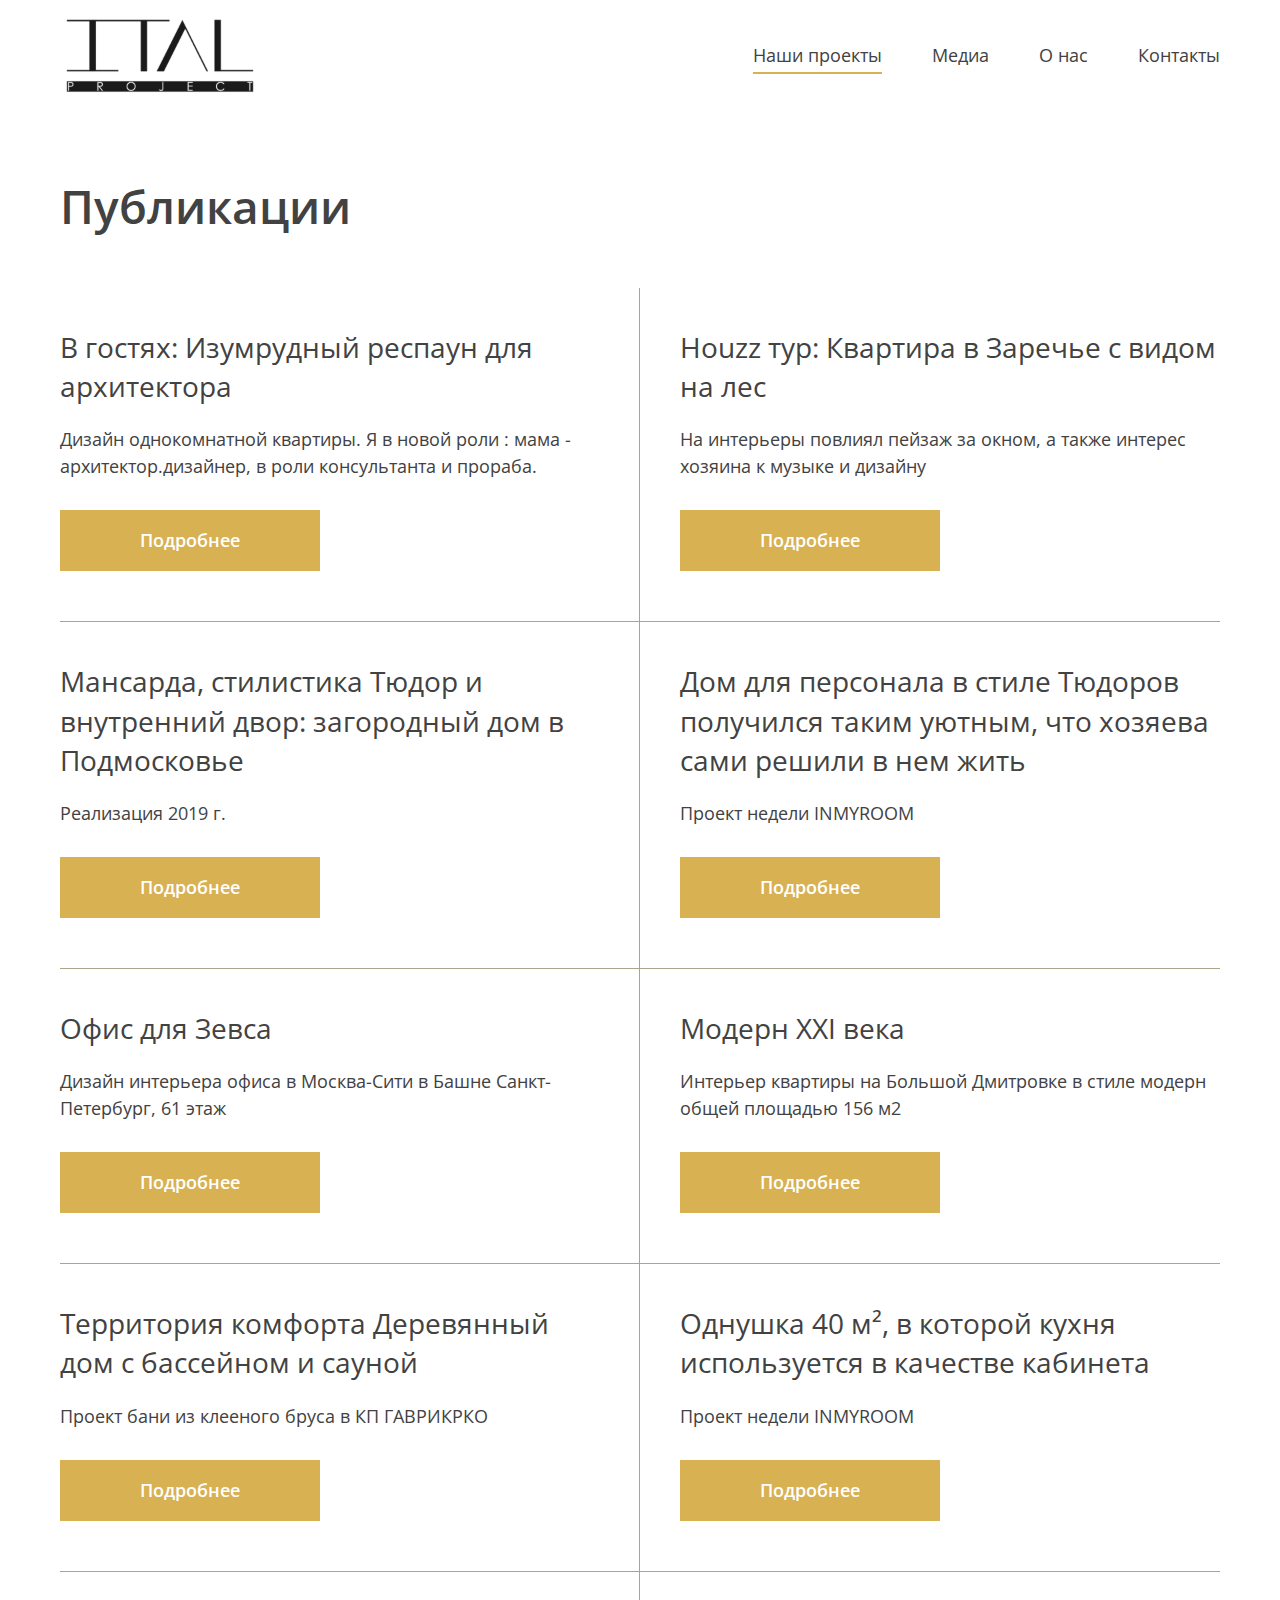
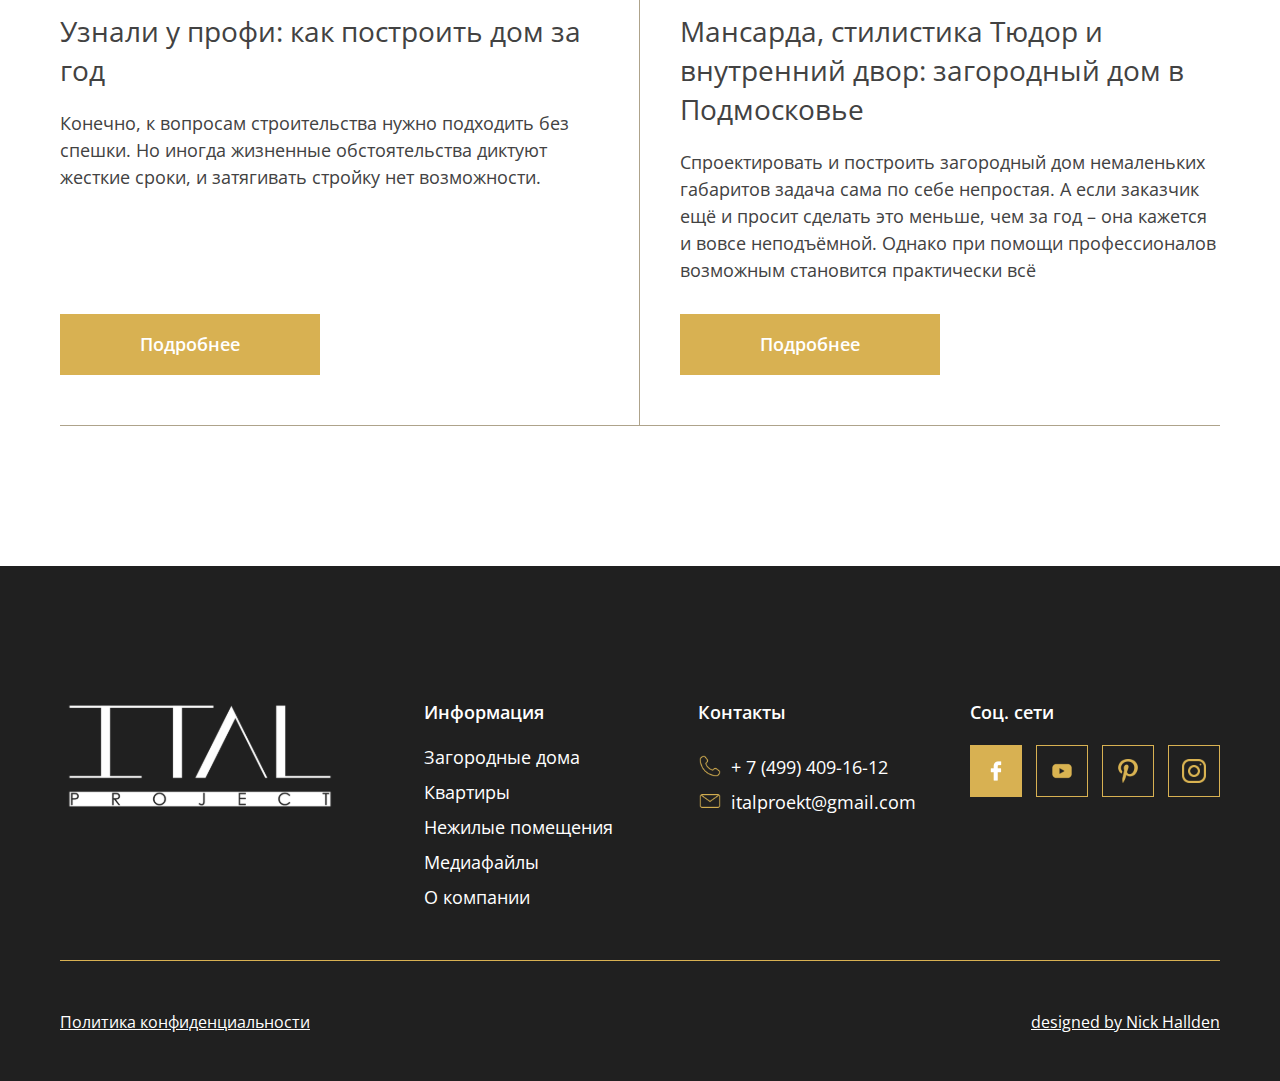
<file: public.html>
<!DOCTYPE html>
<html lang="ru">
	<head>
		<meta charset="UTF-8" />
		<meta http-equiv="X-UA-Compatible" content="IE=edge" />
		<meta name="viewport" content="width=device-width, initial-scale=1.0" />
		<link rel="stylesheet" href="./css/main.css" />
		<title>Публикации</title>
	</head>
	<body>
		<!--------------------------------------------------- SITE HEADER BEGINN ---------------------------------------------------------->
		<header class="site-header">
			<div class="container">
				<div class="site-header__inner">
					<a class="logo" href="./index.html">
						<img
							class="logo__img"
							src="./images/logo.svg"
							alt="Site Logo"
							width="200"
							height="200"
						/>
					</a>
					<nav class="navbar">
						<ol class="navbar__list">
							<li class="navbar__item">
								<a class="navbar__link navbar__link--active" href="#link"
									>Наши проекты</a
								>
							</li>
							<li class="navbar__item">
								<a class="navbar__link" href="./media.html">Медиа</a>
							</li>
							<li class="navbar__item">
								<a class="navbar__link" href="#link">О нас</a>
							</li>
							<li class="navbar__item">
								<a class="navbar__link" href="#link">Контакты</a>
							</li>
						</ol>
					</nav>
					<button class="burger">
						<span class="line"></span>
						<span class="line"></span>
						<span class="line"></span>
					</button>
				</div>
			</div>
		</header>
		<!--------------------------------------------------- SITE HEADER END ------------------------------------------------------------->

		<!-- site-main -->

		<!-- public-section -->

		<section class="public">
			<div class="container">
				<div class="public__inner">
					<h2 class="public__title">Публикации</h2>

					<ul class="public__list">
						<li class="public__item">
							<h3 class="public__item-title">
								В гостях: Изумрудный респаун для архитектора
							</h3>
							<p class="public__item-text">
								Дизайн однокомнатной квартиры. Я в новой роли : мама -
								архитектор.дизайнер, в роли консультанта и прораба.
							</p>
							<a class="public__item-link" href="#">Подробнее</a>
						</li>
						<li class="public__item">
							<h3 class="public__item-title">
								Houzz тур: Квартира в Заречье с видом на лес
							</h3>
							<p class="public__item-text">
								На интерьеры повлиял пейзаж за окном, а также интерес хозяина к
								музыке и дизайну
							</p>
							<a class="public__item-link" href="#">Подробнее</a>
						</li>
						<li class="public__item">
							<h3 class="public__item-title">
								Мансарда, стилистика Тюдор и внутренний двор: загородный дом в
								Подмосковье
							</h3>
							<p class="public__item-text">Реализация 2019 г.</p>
							<a class="public__item-link" href="#">Подробнее</a>
						</li>
						<li class="public__item">
							<h3 class="public__item-title">
								Дом для персонала в стиле Тюдоров получился таким уютным, что
								хозяева сами решили в нем жить
							</h3>
							<p class="public__item-text">Проект недели INMYROOM</p>
							<a class="public__item-link" href="#">Подробнее</a>
						</li>

						<li class="public__item">
							<h3 class="public__item-title">Офис для Зевса</h3>
							<p class="public__item-text">
								Дизайн интерьера офиса в Москва-Сити в Башне Санкт-Петербург, 61
								этаж
							</p>
							<a class="public__item-link" href="#">Подробнее</a>
						</li>
						<li class="public__item">
							<h3 class="public__item-title">Модерн XXI века</h3>
							<p class="public__item-text">
								Интерьер квартиры на Большой Дмитровке в стиле модерн общей
								площадью 156 м2
							</p>
							<a class="public__item-link" href="#">Подробнее</a>
						</li>
						<li class="public__item">
							<h3 class="public__item-title">
								Территория комфорта Деревянный дом с бассейном и сауной
							</h3>
							<p class="public__item-text">
								Проект бани из клееного бруса в КП ГАВРИКРКО
							</p>
							<a class="public__item-link" href="#">Подробнее</a>
						</li>
						<li class="public__item">
							<h3 class="public__item-title">
								Однушка 40 м², в которой кухня используется в качестве кабинета
							</h3>
							<p class="public__item-text">Проект недели INMYROOM</p>
							<a class="public__item-link" href="#">Подробнее</a>
						</li>
						<li class="public__item">
							<h3 class="public__item-title">
								Узнали у профи: как построить дом за год
							</h3>
							<p class="public__item-text">
								Конечно, к вопросам строительства нужно подходить без спешки. Но
								иногда жизненные обстоятельства диктуют жесткие сроки, и
								затягивать стройку нет возможности.
							</p>
							<a class="public__item-link" href="#">Подробнее</a>
						</li>
						<li class="public__item">
							<h3 class="public__item-title">
								Мансарда, стилистика Тюдор и внутренний двор: загородный дом в
								Подмосковье
							</h3>
							<p class="public__item-text">
								Спроектировать и построить загородный дом немаленьких габаритов
								задача сама по себе непростая. А если заказчик ещё и просит
								сделать это меньше, чем за год – она кажется и вовсе
								неподъёмной. Однако при помощи профессионалов возможным
								становится практически всё
							</p>
							<a class="public__item-link" href="#">Подробнее</a>
						</li>
					</ul>
				</div>
			</div>
		</section>

		<!-- /public-section -->

		<!-- /site-main -->

		<!--------------------------------------------------- FOOTER BEGINN -------------------------------------------------------------->
		<footer class="site-footer">
			<div class="container">
				<div class="site-footer__inner">
					<div class="site-footer__border">
						<a class="logo-footer" href="./index.html">
							<img
								class="logo-footer__img"
								src="./images/logo__footer.svg"
								alt="Site Logo Footer"
								width="280"
								height="280"
							/>
						</a>
						<nav class="nav">
							<ol class="nav__list nav__list--active">
								<li class="nav__item">
									<strong class="nav__str">Информация</strong>
								</li>
								<li class="nav__item">
									<a class="nav__link" href="#link">Загородные дома</a>
								</li>
								<li class="nav__item">
									<a class="nav__link" href="#link">Квартиры</a>
								</li>
								<li class="nav__item">
									<a class="nav__link" href="#link">Нежилые помещения</a>
								</li>
								<li class="nav__item">
									<a class="nav__link" href="./media.html">Медиафайлы</a>
								</li>
								<li class="nav__item">
									<a class="nav__link" href="#link">О компании</a>
								</li>
							</ol>
						</nav>
						<ol class="nav__list">
							<li class="nav__item nav__str--active">
								<strong class="nav__str">Контакты</strong>
							</li>
							<li class="nav__item">
								<a class="nav__link nav__link--before" href="tel:+74994091612"
									>+ 7 (499) 409-16-12</a
								>
							</li>
							<li class="nav__item">
								<a
									class="nav__link nav__link--after"
									href="mailto:italproekt@gmail.com"
									>italproekt@gmail.com</a
								>
							</li>
						</ol>
						<div class="nav__soc">
							<strong class="nav__str nav__str--soc"> Соц. сети </strong>
							<a
								class="nav__soc__link nav__soc__link--active"
								href="https://facebook.com"
							>
								<img
									class="nav__soc__img"
									src="./images/facebook.svg"
									alt="facebook"
									width="24"
									height="24"
								/>
							</a>
							<a class="nav__soc__link" href="https://facebook.com">
								<img
									class="nav__soc__img"
									src="./images/youtube.svg"
									alt="facebook"
									width="24"
									height="24"
								/>
							</a>
							<a class="nav__soc__link" href="https://facebook.com">
								<img
									class="nav__soc__img"
									src="./images/pinterset.svg"
									alt="facebook"
									width="24"
									height="24"
								/>
							</a>
							<a class="nav__soc__link" href="https://facebook.com">
								<img
									class="nav__soc__img"
									src="./images/instagram.svg"
									alt="facebook"
									width="24"
									height="24"
								/>
							</a>
						</div>
					</div>
					<div class="site-footer__bottom">
						<a class="site-footer__bottom__link" href="#link"
							>Политика конфиденциальности</a
						>
						<a class="site-footer__bottom__link" href="#link"
							>designed by Nick Hallden</a
						>
					</div>
				</div>
			</div>
		</footer>
		<!--------------------------------------------------- FOOTER END ------------------------------------------------------------------>

		<script src="./js/main.js"></script>
	</body>
</html>
</file>
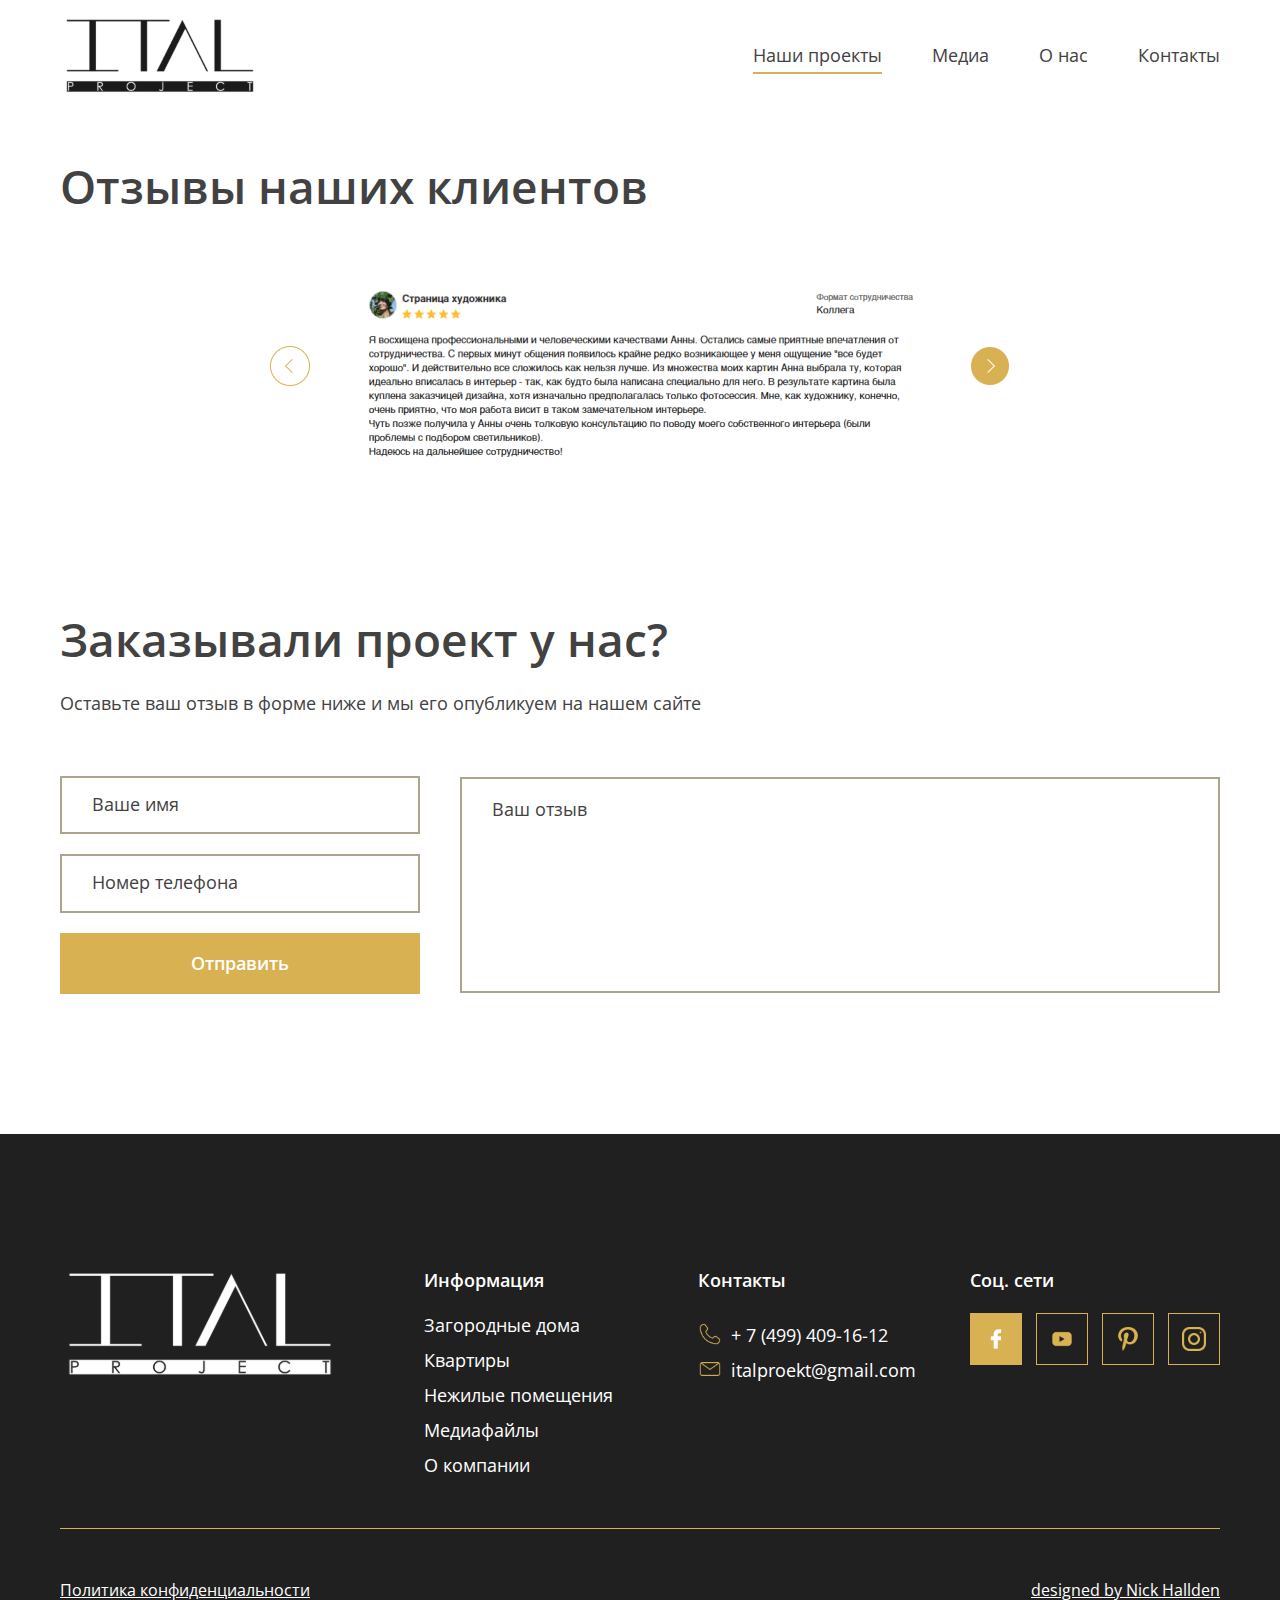
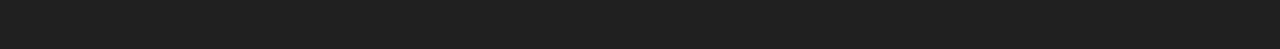
<file: review.html>
<!DOCTYPE html>
<html lang="ru">
	<head>
		<meta charset="UTF-8" />
		<meta http-equiv="X-UA-Compatible" content="IE=edge" />
		<meta name="viewport" content="width=device-width, initial-scale=1.0" />
		<link rel="stylesheet" href="./css/main.css" />
		<title>Отзывы</title>
	</head>
	<body>
		<!--------------------------------------------------- SITE HEADER BEGINN ---------------------------------------------------------->
		<header class="site-header">
			<div class="container">
				<div class="site-header__inner">
					<a class="logo" href="./index.html">
						<img
							class="logo__img"
							src="./images/logo.svg"
							alt="Site Logo"
							width="200"
							height="200"
						/>
					</a>
					<nav class="navbar">
						<ol class="navbar__list">
							<li class="navbar__item">
								<a class="navbar__link navbar__link--active" href="#link"
									>Наши проекты</a
								>
							</li>
							<li class="navbar__item">
								<a class="navbar__link" href="./media.html">Медиа</a>
							</li>
							<li class="navbar__item">
								<a class="navbar__link" href="#link">О нас</a>
							</li>
							<li class="navbar__item">
								<a class="navbar__link" href="#link">Контакты</a>
							</li>
						</ol>
					</nav>
					<button class="burger">
						<span class="line"></span>
						<span class="line"></span>
						<span class="line"></span>
					</button>
				</div>
			</div>
		</header>
		<!--------------------------------------------------- SITE HEADER END ------------------------------------------------------------->
		<!-- site-main -->

		<main class="site-main">
			<!-- review-hero-section -->

			<section class="review-hero">
				<div class="container">
					<div class="review-hero__inner">
						<h2 class="review-hero__title">Отзывы наших клиентов</h2>
						<ul class="review-hero__list">
							<li class="review-hero__item">
								<img
									class="review-hero__item-img"
									src="./images/review1.png"
									alt="Feedback"
									width="280"
									height="189"
								/>
							</li>
							<li class="review-hero__item">
								<img
									class="review-hero__item-img"
									src="./images/review2.png"
									alt="Feedback"
									width="560"
									height="172"
								/>
							</li>
							<li class="review-hero__item">
								<img
									class="review-hero__item-img"
									src="./images/review3.png"
									alt="Feedback"
									width="280"
									height="130"
								/>
							</li>
						</ul>
					</div>
				</div>
			</section>

			<!-- /review-hero-section -->

			<!-- formes-section -->

			<section class="formes">
				<div class="container">
					<div class="formes__inner">
						<h2 class="formes__title">Заказывали проект у нас?</h2>
						<p class="formes__text">
							Оставьте ваш отзыв в форме ниже и мы его опубликуем на нашем сайте
						</p>

						<form
							class="formes__form"
							action="https://echo.htmlacademy.ru/"
							method="post"
							autocomplete="off"
						>
							<div class="formes__inputes">
								<input
									class="formes__inp"
									name="user_name"
									aria-label="Enter your name"
									placeholder="Ваше имя"
									type="text"
									required
								/>
								<input
									class="formes__inp"
									type="number"
									name="user_phone_number"
									aria-label="Enter your phone number"
									placeholder="Номер телефона"
									required
								/>

								<button class="formes__btn" type="submit">Отправить</button>
							</div>

							<textarea
								class="formes__tarea"
								name="user_commit"
								placeholder="Ваш отзыв"
								cols="30"
								rows="10"
							></textarea>
						</form>
					</div>
				</div>
			</section>

			<!-- /formes-section -->
		</main>

		<!-- /site-main -->
		<!--------------------------------------------------- FOOTER BEGINN -------------------------------------------------------------->
		<footer class="site-footer">
			<div class="container">
				<div class="site-footer__inner">
					<div class="site-footer__border">
						<a class="logo-footer" href="./index.html">
							<img
								class="logo-footer__img"
								src="./images/logo__footer.svg"
								alt="Site Logo Footer"
								width="280"
								height="280"
							/>
						</a>
						<nav class="nav">
							<ol class="nav__list nav__list--active">
								<li class="nav__item">
									<strong class="nav__str">Информация</strong>
								</li>
								<li class="nav__item">
									<a class="nav__link" href="#link">Загородные дома</a>
								</li>
								<li class="nav__item">
									<a class="nav__link" href="#link">Квартиры</a>
								</li>
								<li class="nav__item">
									<a class="nav__link" href="#link">Нежилые помещения</a>
								</li>
								<li class="nav__item">
									<a class="nav__link" href="./media.html">Медиафайлы</a>
								</li>
								<li class="nav__item">
									<a class="nav__link" href="#link">О компании</a>
								</li>
							</ol>
						</nav>
						<ol class="nav__list">
							<li class="nav__item nav__str--active">
								<strong class="nav__str">Контакты</strong>
							</li>
							<li class="nav__item">
								<a class="nav__link nav__link--before" href="tel:+74994091612"
									>+ 7 (499) 409-16-12</a
								>
							</li>
							<li class="nav__item">
								<a
									class="nav__link nav__link--after"
									href="mailto:italproekt@gmail.com"
									>italproekt@gmail.com</a
								>
							</li>
						</ol>
						<div class="nav__soc">
							<strong class="nav__str nav__str--soc"> Соц. сети </strong>
							<a
								class="nav__soc__link nav__soc__link--active"
								href="https://facebook.com"
							>
								<img
									class="nav__soc__img"
									src="./images/facebook.svg"
									alt="facebook"
									width="24"
									height="24"
								/>
							</a>
							<a class="nav__soc__link" href="https://facebook.com">
								<img
									class="nav__soc__img"
									src="./images/youtube.svg"
									alt="facebook"
									width="24"
									height="24"
								/>
							</a>
							<a class="nav__soc__link" href="https://facebook.com">
								<img
									class="nav__soc__img"
									src="./images/pinterset.svg"
									alt="facebook"
									width="24"
									height="24"
								/>
							</a>
							<a class="nav__soc__link" href="https://facebook.com">
								<img
									class="nav__soc__img"
									src="./images/instagram.svg"
									alt="facebook"
									width="24"
									height="24"
								/>
							</a>
						</div>
					</div>
					<div class="site-footer__bottom">
						<a class="site-footer__bottom__link" href="#link"
							>Политика конфиденциальности</a
						>
						<a class="site-footer__bottom__link" href="#link"
							>designed by Nick Hallden</a
						>
					</div>
				</div>
			</div>
		</footer>
		<!--------------------------------------------------- FOOTER END ------------------------------------------------------------------>

		<script src="./js/main.js"></script>
	</body>
</html>
</file>
<file: css/main.css>
/* open-sans-regular - cyrillic */
@font-face {
  font-family: "Open Sans";
  font-style: normal;
  font-weight: 400;
  src: local(""), url("../fonts/open-sans-v34-cyrillic-regular.woff2") format("woff2"), url("../fonts/open-sans-v34-cyrillic-regular.woff") format("woff"); /* Chrome 6+, Firefox 3.6+, IE 9+, Safari 5.1+ */
}
/* open-sans-600 - cyrillic */
@font-face {
  font-family: "Open Sans";
  font-style: normal;
  font-weight: 600;
  src: local(""), url("../fonts/open-sans-v34-cyrillic-600.woff2") format("woff2"), url("../fonts/open-sans-v34-cyrillic-600.woff") format("woff"); /* Chrome 6+, Firefox 3.6+, IE 9+, Safari 5.1+ */
}
/*! normalize.css v8.0.1 | MIT License | github.com/necolas/normalize.css */
/* Document
   ========================================================================== */
/**
 * 1. Correct the line height in all browsers.
 * 2. Prevent adjustments of font size after orientation changes in iOS.
 */
html {
  line-height: 1.15; /* 1 */
  -webkit-text-size-adjust: 100%; /* 2 */
}

/* Sections
   ========================================================================== */
/**
 * Remove the margin in all browsers.
 */
body {
  margin: 0;
}

/**
 * Render the `main` element consistently in IE.
 */
main {
  display: block;
}

/**
 * Correct the font size and margin on `h1` elements within `section` and
 * `article` contexts in Chrome, Firefox, and Safari.
 */
h1 {
  font-size: 2em;
  margin: 0.67em 0;
}

/* Grouping content
   ========================================================================== */
/**
 * 1. Add the correct box sizing in Firefox.
 * 2. Show the overflow in Edge and IE.
 */
hr {
  box-sizing: content-box; /* 1 */
  height: 0; /* 1 */
  overflow: visible; /* 2 */
}

/**
 * 1. Correct the inheritance and scaling of font size in all browsers.
 * 2. Correct the odd `em` font sizing in all browsers.
 */
pre {
  font-family: monospace, monospace; /* 1 */
  font-size: 1em; /* 2 */
}

/* Text-level semantics
   ========================================================================== */
/**
 * Remove the gray background on active links in IE 10.
 */
a {
  background-color: transparent;
}

/**
 * 1. Remove the bottom border in Chrome 57-
 * 2. Add the correct text decoration in Chrome, Edge, IE, Opera, and Safari.
 */
abbr[title] {
  border-bottom: none; /* 1 */
  text-decoration: underline; /* 2 */
  -webkit-text-decoration: underline dotted;
          text-decoration: underline dotted; /* 2 */
}

/**
 * Add the correct font weight in Chrome, Edge, and Safari.
 */
b,
strong {
  font-weight: bolder;
}

/**
 * 1. Correct the inheritance and scaling of font size in all browsers.
 * 2. Correct the odd `em` font sizing in all browsers.
 */
code,
kbd,
samp {
  font-family: monospace, monospace; /* 1 */
  font-size: 1em; /* 2 */
}

/**
 * Add the correct font size in all browsers.
 */
small {
  font-size: 80%;
}

/**
 * Prevent `sub` and `sup` elements from affecting the line height in
 * all browsers.
 */
sub,
sup {
  font-size: 75%;
  line-height: 0;
  position: relative;
  vertical-align: baseline;
}

sub {
  bottom: -0.25em;
}

sup {
  top: -0.5em;
}

/* Embedded content
   ========================================================================== */
/**
 * Remove the border on images inside links in IE 10.
 */
img {
  border-style: none;
}

/* Forms
   ========================================================================== */
/**
 * 1. Change the font styles in all browsers.
 * 2. Remove the margin in Firefox and Safari.
 */
button,
input,
optgroup,
select,
textarea {
  font-family: inherit; /* 1 */
  font-size: 100%; /* 1 */
  line-height: 1.15; /* 1 */
  margin: 0; /* 2 */
}

/**
 * Show the overflow in IE.
 * 1. Show the overflow in Edge.
 */
button,
input { /* 1 */
  overflow: visible;
}

/**
 * Remove the inheritance of text transform in Edge, Firefox, and IE.
 * 1. Remove the inheritance of text transform in Firefox.
 */
button,
select { /* 1 */
  text-transform: none;
}

/**
 * Correct the inability to style clickable types in iOS and Safari.
 */
button,
[type=button],
[type=reset],
[type=submit] {
  -webkit-appearance: button;
}

/**
 * Remove the inner border and padding in Firefox.
 */
button::-moz-focus-inner,
[type=button]::-moz-focus-inner,
[type=reset]::-moz-focus-inner,
[type=submit]::-moz-focus-inner {
  border-style: none;
  padding: 0;
}

/**
 * Restore the focus styles unset by the previous rule.
 */
button:-moz-focusring,
[type=button]:-moz-focusring,
[type=reset]:-moz-focusring,
[type=submit]:-moz-focusring {
  outline: 1px dotted ButtonText;
}

/**
 * Correct the padding in Firefox.
 */
fieldset {
  padding: 0.35em 0.75em 0.625em;
}

/**
 * 1. Correct the text wrapping in Edge and IE.
 * 2. Correct the color inheritance from `fieldset` elements in IE.
 * 3. Remove the padding so developers are not caught out when they zero out
 *    `fieldset` elements in all browsers.
 */
legend {
  box-sizing: border-box; /* 1 */
  color: inherit; /* 2 */
  display: table; /* 1 */
  max-width: 100%; /* 1 */
  padding: 0; /* 3 */
  white-space: normal; /* 1 */
}

/**
 * Add the correct vertical alignment in Chrome, Firefox, and Opera.
 */
progress {
  vertical-align: baseline;
}

/**
 * Remove the default vertical scrollbar in IE 10+.
 */
textarea {
  overflow: auto;
}

/**
 * 1. Add the correct box sizing in IE 10.
 * 2. Remove the padding in IE 10.
 */
[type=checkbox],
[type=radio] {
  box-sizing: border-box; /* 1 */
  padding: 0; /* 2 */
}

/**
 * Correct the cursor style of increment and decrement buttons in Chrome.
 */
[type=number]::-webkit-inner-spin-button,
[type=number]::-webkit-outer-spin-button {
  height: auto;
}

/**
 * 1. Correct the odd appearance in Chrome and Safari.
 * 2. Correct the outline style in Safari.
 */
[type=search] {
  -webkit-appearance: textfield; /* 1 */
  outline-offset: -2px; /* 2 */
}

/**
 * Remove the inner padding in Chrome and Safari on macOS.
 */
[type=search]::-webkit-search-decoration {
  -webkit-appearance: none;
}

/**
 * 1. Correct the inability to style clickable types in iOS and Safari.
 * 2. Change font properties to `inherit` in Safari.
 */
::-webkit-file-upload-button {
  -webkit-appearance: button; /* 1 */
  font: inherit; /* 2 */
}

/* Interactive
   ========================================================================== */
/*
 * Add the correct display in Edge, IE 10+, and Firefox.
 */
details {
  display: block;
}

/*
 * Add the correct display in all browsers.
 */
summary {
  display: list-item;
}

/* Misc
   ========================================================================== */
/**
 * Add the correct display in IE 10+.
 */
template {
  display: none;
}

/**
 * Add the correct display in IE 10.
 */
[hidden] {
  display: none;
}

html {
  scroll-behavior: smooth;
  height: 100%;
}

*,
*::after,
*::before {
  box-sizing: border-box;
  margin: 0;
  padding: 0;
}

body {
  display: flex;
  flex-direction: column;
  height: 100%;
  margin: 0;
  font-family: "Open Sans", Arial, sans-serif;
  overflow-x: hidden;
}

img {
  max-width: 100%;
  height: auto;
  vertical-align: middle;
  -o-object-fit: cover;
     object-fit: cover;
}

main {
  flex-grow: 1;
}

.visually-hidden {
  clip: rect(0 0 0 0);
  -webkit-clip-path: inset(50%);
          clip-path: inset(50%);
  height: 1px;
  overflow: hidden;
  position: absolute;
  white-space: nowrap;
  width: 1px;
}

.container {
  width: 100%;
  max-width: 1200px;
  margin: 0 auto;
  padding: 0 20px;
}

.site-header__inner {
  display: flex;
  align-items: flex-start;
}

.logo {
  display: inline-block;
  height: 155px;
}

.logo__img {
  height: 155px;
}

.navbar {
  margin-left: auto;
  margin-top: 43px;
}

.navbar__list {
  list-style-type: none;
  gap: 50px;
  display: flex;
  align-items: center;
}

.navbar__link {
  padding-bottom: 5px;
  text-decoration: none;
  font-weight: 400;
  font-size: 18px;
  line-height: 25px;
  color: #424242;
}

.navbar__index-link {
  color: #ffffff;
}

.navbar__link--active {
  border-bottom: 2px solid #d8b152;
}

.burger {
  position: relative;
  z-index: 5;
  display: none;
  margin-top: 43px;
  margin-left: auto;
  width: 60px;
  height: 18px;
  border: 0;
  background-color: transparent;
  cursor: pointer;
}
.burger .line {
  position: absolute;
  top: calc(50% - 1px);
  right: 0;
  width: 44px;
  height: 2px;
  background-color: #d8b152;
}
.burger .line:first-child {
  top: 0;
  width: 60px;
  transition: all 0.3s ease;
}
.burger .line:last-child {
  top: auto;
  bottom: 0;
  width: 60px;
  transition: all 0.3s ease;
}

@media only screen and (max-width: 725px) {
  .navbar {
    position: absolute;
    top: 0;
    right: 0;
    display: none;
    width: 80%;
    height: 100vh;
    margin-top: 0;
    background-color: rgba(0, 0, 0, 0.8);
  }
  .navbar .navbar__list {
    flex-direction: column;
    align-items: center;
    margin-top: 100px;
  }
  .navbar .navbar__link {
    color: #fff;
  }
  .menu {
    display: block;
  }
  .menu ~ .burger > .line {
    transform: scale(0);
  }
  .menu ~ .burger > .line:first-child {
    transform: rotate(45deg);
    top: calc(50% - 1px);
    transition: all 0.3s ease;
  }
  .menu ~ .burger > .line:last-child {
    transform: rotate(-45deg);
    bottom: calc(50% - 1px);
    transition: all 0.3s ease;
  }
  .burger {
    display: block;
  }
}
.bg-img {
  background-image: url("../images/hero-bg.png");
  background-repeat: no-repeat;
  background-size: 100% 800px;
  background-position: cover;
}

.hero__top {
  display: flex;
  align-items: center;
  justify-content: space-between;
  margin-bottom: 394px;
}

.hero__title-wrapper {
  width: 100%;
  max-width: 860px;
}

.hero__title {
  margin: 0;
  font-weight: 600;
  font-size: 56px;
  line-height: 140%;
  color: #ffffff;
}

.hero__content {
  width: 100%;
  max-width: 260px;
}

.hero__text {
  margin-bottom: 20px;
  font-weight: 400;
  font-size: 18px;
  line-height: 25px;
  text-align: center;
  color: #ffffff;
}

.hero__link {
  display: block;
  width: 100%;
  padding: 18px;
  text-decoration: none;
  text-align: center;
  font-weight: 600;
  font-size: 18px;
  line-height: 25px;
  text-align: center;
  color: #ffffff;
  background-color: #d8b152;
}

.hero__bottom {
  display: flex;
  align-items: center;
  justify-content: center;
  margin-bottom: 75px;
}

.hero__circle--active {
  background-color: #ffffff;
}

.hero__circle {
  display: block;
  width: 20px;
  height: 20px;
  border: 1px solid #ffffff;
  border-radius: 50%;
}

.hero__circle + .hero__circle {
  margin-left: 20px;
}

@media only screen and (max-width: 1080px) {
  .hero__top {
    flex-direction: column;
    align-items: flex-start;
    margin-bottom: 374px;
  }
  .hero__title-wrapper {
    width: 100%;
    max-width: 860px;
    min-width: 313px;
    margin-bottom: 27px;
  }
  .hero__title {
    font-size: 25px;
  }
  .hero__content {
    width: 100%;
    max-width: 300px;
  }
  .hero__text {
    font-size: 16px;
    line-height: 22px;
    text-align: start;
  }
  .hero__link {
    width: 300px;
    font-size: 14px;
    line-height: 19px;
  }
  .hero__bottom {
    margin-bottom: 70px;
  }
}
@media only screen and (max-width: 430px) {
  .hero__top {
    margin-bottom: 374px;
  }
  .hero__bottom {
    margin-bottom: 45px;
  }
  .hero__circle {
    width: 12px;
    height: 12px;
  }
  .hero__circle + .hero__circle {
    margin-left: 10px;
  }
}
.services__inner {
  padding: 120px 0;
}

.services__title {
  margin-bottom: 60px;
  font-weight: 600;
  font-size: 46px;
  line-height: 63px;
  color: #424242;
}

.services__list {
  display: flex;
  align-items: center;
  list-style-type: none;
}

.services__item {
  padding: 116px 45px;
  width: 360px;
  height: 360px;
  background-image: url("../images/services1.png");
  background-repeat: no-repeat;
  background-size: 100%;
  background-position: center;
}
.services__item:nth-child(2) {
  background-image: url("../images/services2.png");
}
.services__item:nth-child(3) {
  background-image: url("../images/services3.png");
}
.services__item:hover {
  opacity: 0.8;
}
.services__item:hover .services__item-link {
  display: block;
}
.services__item:active {
  opacity: 0.6;
}

.services__item + .services__item {
  margin-left: 40px;
}

.services__item-title {
  margin-bottom: 30px;
  font-weight: 600;
  font-size: 28px;
  line-height: 38px;
  text-align: center;
  color: #ffffff;
}

.services__item-link {
  display: none;
  margin: 0 auto;
  width: 100%;
  max-width: 260px;
  padding: 18px;
  text-decoration: none;
  font-weight: 600;
  font-size: 18px;
  line-height: 25px;
  text-align: center;
  background-color: #d8b152;
  color: #ffffff;
}

@media only screen and (max-width: 920px) {
  .services__list {
    flex-direction: column;
  }
  .services__item + .services__item {
    margin-left: 0;
    margin-top: 30px;
  }
}
@media only screen and (max-width: 500px) {
  .services__title {
    margin-bottom: 40px;
    font-size: 25px;
    line-height: 34px;
  }
  .services__item {
    padding: 102px 15px;
    width: 300px;
    height: 300px;
  }
  .services__item-title {
    margin-bottom: 20px;
    font-size: 20px;
    line-height: 27px;
  }
  .services__item-link {
    width: 100%;
    max-width: 200px;
    font-size: 14px;
    line-height: 19px;
  }
}
.join__inner {
  padding-bottom: 140px;
}

.join__title {
  margin-bottom: 60px;
  font-weight: 600;
  font-size: 46px;
  line-height: 63px;
  color: #424242;
}

.join__list {
  display: flex;
  align-items: center;
  justify-content: center;
  flex-wrap: wrap;
  gap: 40px;
  margin-bottom: 50px;
  list-style-type: none;
}

.join__item {
  width: 260px;
  height: 262px;
}

.join__link {
  display: block;
  margin: 0 auto;
  width: 100%;
  max-width: 260px;
  padding: 18px;
  text-decoration: none;
  font-weight: 600;
  font-size: 18px;
  line-height: 25px;
  text-align: center;
  background-color: #d8b152;
  color: #ffffff;
}

@media only screen and (max-width: 605px) {
  .join__title {
    font-size: 24px;
    line-height: 33px;
  }
  .join__list {
    gap: 20px;
  }
  .join__item {
    width: 140px;
    height: 140px;
  }
  .join__link {
    width: 100%;
    max-width: 300px;
    font-size: 14px;
    line-height: 19px;
  }
}
.site-footer {
  padding: 49px 0 48px;
  background-color: #202020;
}

.site-footer__border {
  padding-bottom: 50px;
  display: flex;
  align-items: flex-start;
  justify-content: space-between;
  border-bottom: 1px solid #d8b152;
}

.logo-footer {
  display: inline-block;
}

.nav__list {
  list-style-type: none;
  margin-top: 85px;
  margin-left: 30px;
}

.nav__soc {
  margin-top: 85px;
}

.nav__item {
  margin-top: 10px;
}

.nav__str {
  display: inline-block;
  margin-bottom: 10px;
  font-weight: 600;
  font-size: 18px;
  line-height: 25px;
  color: #ffffff;
}

.nav__str--active {
  margin-top: 0;
  margin-bottom: 20px;
}

.nav__str--soc {
  display: block;
}

.nav__soc {
  display: block;
}

.nav__link {
  position: relative;
  text-decoration: none;
  font-weight: 400;
  font-size: 18px;
  line-height: 25px;
  color: #ffffff;
}

.nav__link--before {
  margin-left: 33px;
}
.nav__link--before::before {
  position: absolute;
  width: 22px;
  height: 22px;
  background-image: url("../../images/tel.svg");
  background-repeat: no-repeat;
  left: -32px;
  content: "";
}

.nav__link--after {
  margin-left: 33px;
}
.nav__link--after::before {
  position: absolute;
  width: 22px;
  height: 22px;
  background-image: url("../../images/mail.svg");
  background-repeat: no-repeat;
  left: -32px;
  content: "";
}

.nav__soc__link + .nav__soc__link {
  margin-left: 10px;
}

.nav__soc__link {
  display: inline-block;
  margin-top: 10px;
  padding: 13px;
  border: 1px solid #d8b152;
}

.nav__soc__link--active {
  background-color: #d8b152;
}

.site-footer__bottom {
  padding-top: 50px;
  display: flex;
  align-items: center;
  justify-content: space-between;
}

.site-footer__bottom__link {
  font-weight: 400;
  font-size: 16px;
  line-height: 22px;
  -webkit-text-decoration-line: underline;
          text-decoration-line: underline;
  color: #ffffff;
}

@media only screen and (max-width: 1065px) {
  .site-footer__border {
    position: relative;
    padding-bottom: 180px;
    border-bottom: 0;
  }
  .logo-footer__img {
    width: 110px;
    height: 110px;
  }
  .nav__str {
    font-size: 14px;
    line-height: 19px;
  }
  .nav__link {
    display: none;
  }
  .nav__str--active {
    display: none;
  }
  .nav__list {
    position: absolute;
    top: -60px;
    right: 0;
  }
  .nav__list--active {
    position: absolute;
    top: 160px;
    right: 20px;
    left: 0;
    padding-top: 10px;
    border-top: 1px solid #d8b152;
    border-bottom: 1px solid #d8b152;
  }
  .nav__link--before,
.nav__link--after {
    display: block;
    font-size: 14px;
    line-height: 19px;
  }
  .nav__soc {
    position: absolute;
    top: 40px;
    right: 20px;
  }
  .nav__str--soc {
    display: none;
  }
  .site-footer__bottom {
    flex-direction: column;
    align-items: center;
  }
  .site-footer__bottom__link {
    margin-bottom: 20px;
    font-size: 14px;
    line-height: 19px;
  }
}
.country {
  padding-bottom: 140px;
}

.country__title {
  margin-bottom: 60px;
  font-weight: 600;
  font-size: 46px;
  line-height: 63px;
  color: #424242;
}

.country__list {
  list-style-type: none;
  display: flex;
  align-items: center;
  gap: 40px;
  flex-wrap: wrap;
}

.country__item {
  margin-bottom: 50px;
  filter: blur(3px);
}
.country__item:hover {
  filter: blur(0);
}

.country__img {
  width: 360px;
  height: 360px;
}

.request {
  padding: 120px 0 142px;
  background-color: #AEA38B;
}

.request__title {
  margin-bottom: 20px;
  font-weight: 600;
  font-size: 46px;
  line-height: 63px;
  color: #FFFFFF;
}

.request__text {
  margin-bottom: 60px;
  font-weight: 400;
  font-size: 18px;
  line-height: 25px;
  color: #FFFFFF;
}

.request__inp {
  width: 30%;
  outline: none;
  margin-right: 40px;
  padding: 18px 0 17px 32px;
  background-color: transparent;
  border: 2px solid #FFFFFF;
}
.request__inp::-moz-placeholder {
  font-weight: 400;
  font-size: 18px;
  line-height: 25px;
  color: #FFFFFF;
}
.request__inp:-ms-input-placeholder {
  font-weight: 400;
  font-size: 18px;
  line-height: 25px;
  color: #FFFFFF;
}
.request__inp::placeholder {
  font-weight: 400;
  font-size: 18px;
  line-height: 25px;
  color: #FFFFFF;
}

.request__btn {
  width: 30%;
  padding: 18px 50px 17px;
  background-color: #D8B152;
  border: none;
  font-weight: 600;
  font-size: 18px;
  line-height: 25px;
  color: #FFFFFF;
}

.ourlist {
  padding-bottom: 115px;
}

.ourlist__link {
  display: inline-block;
  padding: 18px 55px 17px;
  margin-bottom: 40px;
  text-decoration: none;
  border: 2px solid #AEA38B;
  font-weight: 600;
  font-size: 18px;
  line-height: 140%;
  color: #424242;
}

.ourlist__link--active {
  margin-right: 40px;
}

.ourlist__title {
  margin-bottom: 60px;
  font-weight: 600;
  font-size: 46px;
  line-height: 63px;
  color: #424242;
}

.ourlist__list {
  list-style-type: none;
  display: flex;
  align-items: center;
  flex-wrap: wrap;
  gap: 40px;
}

.ourlist__item {
  width: 360px;
}

.ourlist__img {
  margin-bottom: 20px;
}

.ourlist__btitle {
  margin-bottom: 20px;
  font-weight: 400;
  font-size: 18px;
  line-height: 140%;
  text-align: center;
  color: #424242;
}

.ourlist__ins {
  display: block;
  margin-bottom: 20px;
  text-decoration: none;
  font-weight: 400;
  font-size: 28px;
  line-height: 140%;
  text-align: center;
  color: #424242;
}

.ourlist__blink {
  display: inline-block;
  padding: 18px 54px 17px;
  text-decoration: none;
  margin-left: 45px;
  background: #D8B152;
  font-weight: 600;
  font-size: 18px;
  color: #FFFFFF;
}

.media {
  padding: 20px 0 140px 0;
}

.media__title {
  margin-bottom: 60px;
  font-weight: 600;
  font-size: 46px;
  line-height: 63px;
  color: #424242;
}

.media__list {
  display: flex;
  align-items: center;
  list-style-type: none;
}

.media__item {
  width: 100%;
  max-width: 360px;
  height: 360px;
  padding: 116px 45px;
  background-image: url("../images/media1.png");
  background-repeat: no-repeat;
  background-size: 100%;
  background-position: center;
  text-align: center;
}
.media__item:nth-child(2) {
  background-image: url("../images/media2.png");
}
.media__item:nth-child(3) {
  background-image: url("../images/media3.png");
}
.media__item:hover .media__item-link {
  display: block;
}

.media__item + .media__item {
  margin-left: 40px;
}

.media__item-title {
  font-weight: 600;
  font-size: 28px;
  line-height: 38px;
  text-align: center;
  color: #ffffff;
}

.media__item-link {
  display: none;
  width: 100%;
  max-width: 260px;
  margin-top: 30px;
  padding: 18px;
  font-weight: 600;
  font-size: 18px;
  line-height: 25px;
  text-align: center;
  text-decoration: none;
  color: #ffffff;
  background-color: #d8b152;
}
.media__item-link:hover {
  opacity: 0.7;
}
.media__item-link:active {
  opacity: 0.5;
}

@media only screen and (max-width: 800px) {
  .media__list {
    flex-direction: column;
  }
  .media__item + .media__item {
    margin-left: 0;
    margin-top: 30px;
  }
}
@media only screen and (max-width: 400px) {
  .media__title {
    font-size: 25px;
    line-height: 34px;
  }
  .media__item {
    width: 100%;
    max-width: 300px;
    height: 300px;
  }
  .media__item-title {
    font-size: 20px;
    line-height: 27px;
  }
  .media__item-link {
    width: 100%;
    max-width: 200px;
    margin-top: 20px;
    font-size: 14px;
    line-height: 19px;
  }
}
.awards-hero {
  padding: 20px 0 140px 0;
}

.awards-hero__title {
  margin-bottom: 60px;
  font-weight: 600;
  font-size: 46px;
  line-height: 63px;
  color: #424242;
}

.awards-hero__list {
  list-style-type: none;
}

.awards-hero__item {
  width: 100%;
  max-width: 1160px;
  padding: 50px 0;
  display: flex;
  align-items: center;
  border-bottom: 1px solid #aea38b;
}
.awards-hero__item:nth-child(1) .awards-hero__item-text {
  margin-bottom: 100px;
}
.awards-hero__item:nth-child(2) .awards-hero__item-text {
  margin-bottom: 100px;
}
.awards-hero__item:nth-child(3) .awards-hero__item-text {
  margin-bottom: 62px;
}
.awards-hero__item:nth-child(4) .awards-hero__item-text {
  margin-bottom: 100px;
}
.awards-hero__item:nth-child(5) .awards-hero__item-text {
  margin-bottom: 24px;
}
.awards-hero__item:nth-child(6) .awards-hero__item-text {
  margin-bottom: 40px;
}

.awards-hero__item-img {
  display: block;
  margin-right: 40px;
}

.awards-hero__item-title {
  margin-bottom: 20px;
  font-weight: 400;
  font-size: 28px;
  line-height: 140%;
  color: #424242;
}

.awards-hero__item-text {
  font-weight: 400;
  font-size: 18px;
  line-height: 150%;
  color: #424242;
}

.awards-hero__item-link {
  display: block;
  width: 100%;
  max-width: 260px;
  padding: 18px;
  background-color: #d8b152;
  text-align: center;
  text-decoration: none;
  font-weight: 600;
  font-size: 18px;
  line-height: 25px;
  color: #ffffff;
}

@media only screen and (max-width: 910px) {
  .awards-hero__item {
    flex-direction: column;
    align-items: center;
    width: 100%;
    max-width: 800px;
  }
  .awards-hero__item .awards-hero__item-img {
    margin-right: 0;
    margin-bottom: 20px;
  }
}
@media only screen and (max-width: 400px) {
  .awards-hero__title {
    margin-bottom: 40px;
    font-size: 25px;
    line-height: 34px;
  }
  .awards-hero__item-img {
    width: 300px;
    height: 200px;
  }
  .awards-hero__item-title {
    font-size: 18px;
  }
  .awards-hero__item-text {
    font-size: 14px;
  }
  .awards-hero__item-link {
    width: 100%;
    max-width: 300px;
  }
}
.public {
  padding: 20px 0 140px;
}

.public__title {
  margin-bottom: 50px;
  font-weight: 600;
  font-size: 46px;
  line-height: 63px;
  color: #424242;
}

.public__list {
  list-style-type: none;
  display: flex;
  flex-wrap: wrap;
}

.public__item {
  width: 100%;
  max-width: 580px;
}
.public__item:nth-child(1) {
  padding: 40px 40px 50px 0;
  border-bottom: 1px solid #aea38b;
  border-right: 1px solid #aea38b;
}
.public__item:nth-child(2) {
  padding: 40px 0 50px 40px;
  border-bottom: 1px solid #aea38b;
}
.public__item:nth-child(3) {
  padding: 40px 40px 50px 0;
  border-bottom: 1px solid #aea38b;
  border-right: 1px solid #aea38b;
}
.public__item:nth-child(4) {
  padding: 40px 0 50px 40px;
  border-bottom: 1px solid #aea38b;
}
.public__item:nth-child(5) {
  padding: 40px 40px 50px 0;
  border-bottom: 1px solid #aea38b;
  border-right: 1px solid #aea38b;
}
.public__item:nth-child(6) {
  padding: 40px 0 50px 40px;
  border-bottom: 1px solid #aea38b;
}
.public__item:nth-child(7) {
  padding: 40px 40px 50px 0;
  border-bottom: 1px solid #aea38b;
  border-right: 1px solid #aea38b;
}
.public__item:nth-child(8) {
  padding: 40px 0 50px 40px;
  border-bottom: 1px solid #aea38b;
}
.public__item:nth-child(9) {
  padding: 40px 40px 50px 0;
  border-bottom: 1px solid #aea38b;
  border-right: 1px solid #aea38b;
}
.public__item:nth-child(9) .public__item-text {
  margin-bottom: 123px;
}
.public__item:nth-child(10) {
  padding: 40px 0 50px 40px;
  border-bottom: 1px solid #aea38b;
}

.public__item-title {
  margin-bottom: 20px;
  font-weight: 400;
  font-size: 28px;
  line-height: 140%;
  color: #424242;
}

.public__item-text {
  margin-bottom: 30px;
  font-weight: 400;
  font-size: 18px;
  line-height: 150%;
  color: #424242;
}

.public__item-link {
  display: block;
  width: 100%;
  max-width: 260px;
  margin-top: 30px;
  padding: 18px;
  font-weight: 600;
  font-size: 18px;
  line-height: 25px;
  text-align: center;
  text-decoration: none;
  color: #ffffff;
  background-color: #d8b152;
}

@media only screen and (max-width: 1200px) {
  .public__list {
    justify-content: center;
  }
  .public__item:nth-child(1) {
    padding: 40px 0 50px 0;
    border-bottom: 1px solid #aea38b;
    border-right: 0;
  }
  .public__item:nth-child(2) {
    padding: 40px 0 50px 0;
    border-bottom: 1px solid #aea38b;
  }
  .public__item:nth-child(3) {
    padding: 40px 0 50px 0;
    border-bottom: 1px solid #aea38b;
    border-right: 0;
  }
  .public__item:nth-child(4) {
    padding: 40px 0 50px 0;
    border-bottom: 1px solid #aea38b;
  }
  .public__item:nth-child(5) {
    padding: 40px 0 50px 0;
    border-bottom: 1px solid #aea38b;
    border-right: 0;
  }
  .public__item:nth-child(6) {
    padding: 40px 0 50px 0;
    border-bottom: 1px solid #aea38b;
  }
  .public__item:nth-child(7) {
    padding: 40px 0 50px 0;
    border-bottom: 1px solid #aea38b;
    border-right: 0;
  }
  .public__item:nth-child(8) {
    padding: 40px 0 50px 0;
    border-bottom: 1px solid #aea38b;
  }
  .public__item:nth-child(9) {
    padding: 40px 0 50px 0;
    border-bottom: 1px solid #aea38b;
    border-right: 0;
  }
  .public__item:nth-child(9) .public__item-text {
    margin-bottom: 30px;
  }
  .public__item:nth-child(10) {
    padding: 40px 0 50px 0;
    border-bottom: 1px solid #aea38b;
  }
}
@media only screen and (max-width: 420px) {
  .public__title {
    margin-bottom: 30px;
    font-size: 25px;
    line-height: 34px;
  }
  .public__item {
    width: 100%;
    max-width: 400px;
  }
  .public__item .public__item-title {
    margin-bottom: 10px;
    font-size: 18px;
  }
  .public__item .public__item-text {
    margin-bottom: 20px;
    font-size: 14px;
  }
  .public__item .public__item-link {
    width: 100%;
    max-width: 400px;
    font-size: 14px;
    line-height: 19px;
  }
}
.review-hero__inner {
  padding-bottom: 150px;
}

.review-hero__title {
  margin-bottom: 68px;
  font-weight: 600;
  font-size: 46px;
  line-height: 63px;
  color: #424242;
}

.review-hero__list {
  display: flex;
  align-items: center;
  list-style-type: none;
}

.review-hero__item:nth-child(1) {
  margin-left: -190px;
  margin-right: 150px;
}
.review-hero__item:nth-child(2) {
  position: relative;
  padding: 0 90px;
}
.review-hero__item:nth-child(2)::before {
  position: absolute;
  top: 60px;
  left: 0;
  width: 40px;
  height: 40px;
  background-image: url("../images/arrow-left.png");
  background-repeat: no-repeat;
  background-size: 100%;
  content: "";
}
.review-hero__item:nth-child(2)::after {
  position: absolute;
  top: 60px;
  right: 0;
  width: 40px;
  height: 40px;
  background-image: url("../images/arrow-right.png");
  background-repeat: no-repeat;
  background-size: 100%;
  content: "";
}
.review-hero__item:nth-child(3) {
  margin-left: 150px;
  margin-right: -190px;
}

@media only screen and (max-width: 1420px) {
  .review-hero__item:nth-child(1) {
    display: none;
  }
  .review-hero__item:nth-child(2) {
    margin: 0 auto;
  }
  .review-hero__item:nth-child(3) {
    display: none;
  }
}
@media only screen and (max-width: 600px) {
  .review-hero__title {
    font-size: 25px;
    line-height: 34px;
  }
  .review-hero__item:nth-child(2) {
    position: relative;
    padding: 0 24px;
  }
  .review-hero__item:nth-child(2)::before {
    position: absolute;
    top: 40px;
    left: 0;
    width: 20px;
    height: 20px;
    background-image: url("../images/arrow-left.png");
    background-repeat: no-repeat;
    background-size: 100%;
    content: "";
  }
  .review-hero__item:nth-child(2)::after {
    position: absolute;
    top: 40px;
    right: 0;
    width: 20px;
    height: 20px;
    background-image: url("../images/arrow-right.png");
    background-repeat: no-repeat;
    background-size: 100%;
    content: "";
  }
  .review-hero__item:nth-child(2) > .review-hero__item-img {
    width: 300px;
    height: 96px;
  }
}
.formes__inner {
  padding-bottom: 140px;
}

.formes__title {
  margin-bottom: 20px;
  font-weight: 600;
  font-size: 46px;
  line-height: 63px;
  color: #424242;
}

.formes__text {
  margin-bottom: 60px;
  font-weight: 400;
  font-size: 18px;
  line-height: 25px;
  color: #424242;
}

.formes__form {
  display: flex;
  align-items: center;
  justify-content: space-between;
  width: 100%;
}

.formes__inputes {
  margin-right: 40px;
  width: 100%;
  max-width: 360px;
}

.formes__inp {
  display: block;
  margin-bottom: 20px;
  width: 100%;
  max-width: 360px;
  padding: 18px 10px 18px 30px;
  border: 2px solid #aea38b;
}
.formes__inp::-moz-placeholder {
  font-weight: 400;
  font-size: 18px;
  line-height: 25px;
  color: #424242;
}
.formes__inp:-ms-input-placeholder {
  font-weight: 400;
  font-size: 18px;
  line-height: 25px;
  color: #424242;
}
.formes__inp::placeholder {
  font-weight: 400;
  font-size: 18px;
  line-height: 25px;
  color: #424242;
}

.formes__btn {
  display: block;
  margin-top: 10px;
  width: 100%;
  max-width: 360px;
  padding: 18px;
  text-decoration: none;
  font-weight: 600;
  font-size: 18px;
  line-height: 25px;
  text-align: center;
  background-color: #d8b152;
  border: 0;
  color: #ffffff;
}

.formes__tarea {
  display: block;
  padding: 18px 10px 10px 30px;
  width: 100%;
  max-width: 760px;
  border: 2px solid #aea38b;
  resize: none;
}
.formes__tarea::-moz-placeholder {
  font-weight: 400;
  font-size: 18px;
  line-height: 25px;
  color: #424242;
}
.formes__tarea:-ms-input-placeholder {
  font-weight: 400;
  font-size: 18px;
  line-height: 25px;
  color: #424242;
}
.formes__tarea::placeholder {
  font-weight: 400;
  font-size: 18px;
  line-height: 25px;
  color: #424242;
}

@media only screen and (max-width: 768px) {
  .formes__title {
    font-size: 25px;
    line-height: 34px;
  }
  .formes__text {
    font-size: 14px;
    line-height: 19px;
    line-height: 25px;
  }
  .formes__form {
    position: relative;
    flex-direction: column;
    align-items: center;
  }
  .formes__inputes {
    margin-right: 0;
  }
  .formes__inp::-moz-placeholder {
    font-size: 14px;
    line-height: 19px;
  }
  .formes__inp:-ms-input-placeholder {
    font-size: 14px;
    line-height: 19px;
  }
  .formes__inp::placeholder {
    font-size: 14px;
    line-height: 19px;
  }
  .formes__tarea {
    width: 100%;
    max-width: 360px;
  }
  .formes__tarea::-moz-placeholder {
    font-size: 14px;
    line-height: 19px;
  }
  .formes__tarea:-ms-input-placeholder {
    font-size: 14px;
    line-height: 19px;
  }
  .formes__tarea::placeholder {
    font-size: 14px;
    line-height: 19px;
  }
  .formes__btn {
    position: absolute;
    top: 380px;
    font-size: 14px;
    line-height: 19px;
  }
}/*# sourceMappingURL=main.css.map */
</file>
